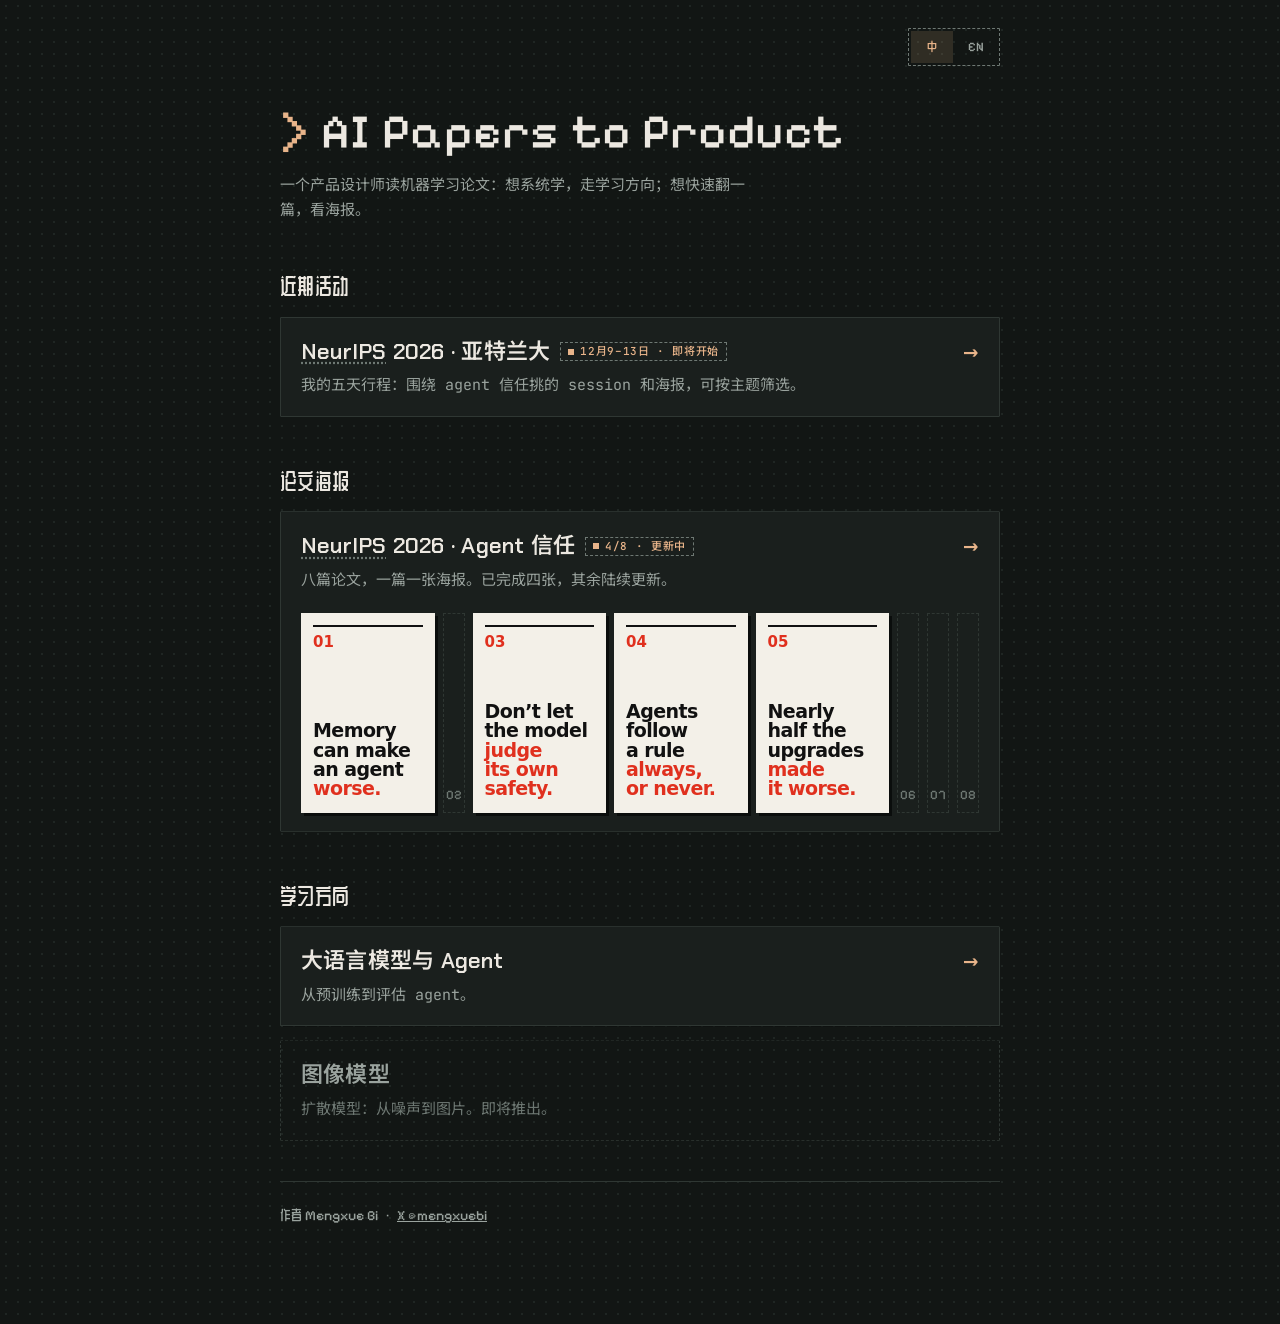
<file: index.html>
<!doctype html>
<html lang="zh-CN">
<head>
<meta charset="utf-8">
<meta name="viewport" content="width=device-width,initial-scale=1,viewport-fit=cover">
<script>
/* Old LLM-track links were /#stage-or-card; the track now lives in llm/. Forward them. */
if(location.hash.length>1)location.replace('llm/'+location.hash);
try{if(localStorage.getItem('aem-lang')==='en')document.documentElement.lang='en'}catch(e){}
</script>
<title>AI Papers to Product</title>
<link rel="preconnect" href="https://fonts.googleapis.com">
<link rel="preconnect" href="https://fonts.gstatic.com" crossorigin>
<link rel="stylesheet" href="https://fonts.googleapis.com/css2?family=Pixelify+Sans:wght@500&family=ZCOOL+QingKe+HuangYou&family=Chakra+Petch:wght@600&family=Noto+Sans+SC:wght@400;500;600&family=JetBrains+Mono:wght@400;500&display=swap">
<style>
/* Site home: learning tracks and paper posters, which share nothing but this page.
   Same pixel / terminal look as the NeurIPS agenda (ai-conferences repo): committed dark, dot grid, one peach accent.
   When a track launches, flip it here and in tracks.js. New poster set = new a.card in the posters section. */
:root{
  color-scheme:dark;
  --bg:#121614;--surface:#1A1F1D;--line:#2F3733;--dot:#1F2623;
  --fg:#ECE8E1;--muted:#9AA39E;--faint:#6E7873;
  --accent:#E8B48A;--accent-wash:color-mix(in srgb,var(--accent) 14%,transparent);
  --f-pixel:"Pixelify Sans","ZCOOL QingKe HuangYou","Noto Sans SC","PingFang SC",system-ui,sans-serif;
  --f-head:"Chakra Petch","Noto Sans SC","PingFang SC",system-ui,sans-serif; /* same heading font as the tracks (DECISIONS.md) */
  --f-body:"JetBrains Mono","Noto Sans SC","PingFang SC","Hiragino Sans GB",ui-monospace,monospace;
  --notch:polygon(1px 0,calc(100% - 1px) 0,100% 1px,100% calc(100% - 1px),calc(100% - 1px) 100%,1px 100%,0 calc(100% - 1px),0 1px);
}
*,*::before,*::after{box-sizing:border-box}
html{text-size-adjust:100%}
body{margin:0;background-color:var(--bg);background-image:radial-gradient(var(--dot) 1px,transparent 1.5px);background-size:12px 12px;
  color:var(--fg);font:400 15px/1.65 var(--f-body);font-synthesis-weight:none;-webkit-font-smoothing:antialiased;-moz-osx-font-smoothing:grayscale;
  padding:0 max(16px,env(safe-area-inset-right,0px)) 72px max(16px,env(safe-area-inset-left,0px))}
html[lang="en"] .zh,html:not([lang="en"]) .en{display:none!important}
.wrap{max-width:720px;margin:0 auto}
a{color:inherit}
abbr[title]{text-decoration:underline dotted;text-decoration-color:var(--faint);text-underline-offset:4px;cursor:help}
a:focus-visible,button:focus-visible{outline:2px solid var(--fg);outline-offset:3px}

header{padding-top:28px}
.toprow{display:flex;justify-content:flex-end}
.seg{display:flex;padding:2px;gap:2px;border:1px dashed var(--faint);clip-path:var(--notch)}
.seg button{position:relative;font:500 13px/1 var(--f-pixel);min-height:32px;min-width:42px;padding:0 10px;border:0;background:transparent;color:var(--muted);cursor:pointer;touch-action:manipulation;transition:color .15s ease-out,background-color .15s ease-out,transform .15s ease-out}
.seg button::before{content:"";position:absolute;inset:-6px -1px}
.seg button[aria-pressed="true"]{background:var(--accent-wash);color:var(--accent)}
.seg button:active{transform:scale(.96)}
h1{font:500 clamp(34px,7vw,48px)/1.1 var(--f-pixel);letter-spacing:.02em;margin:40px 0 14px;text-wrap:balance}
h1::before{content:"> ";color:var(--accent)}
.lede{margin:0;color:var(--muted);max-width:52ch;text-wrap:pretty}

section{margin-top:52px}
h2{font:500 22px/1.2 var(--f-pixel);letter-spacing:.02em;margin:0 0 16px;text-wrap:balance}
.cards{display:grid;gap:14px}

/* One card per track or poster set: notched, hard pixel shadow, title + one line. */
.card{display:block;padding:20px 20px 18px;background:var(--surface);border:1px solid var(--line);clip-path:var(--notch);box-shadow:3px 3px 0 #0A0D0C;text-decoration:none;transition:border-color .15s ease-out}
.card b{display:flex;justify-content:space-between;align-items:center;gap:12px;font:600 22px/1.25 var(--f-head);letter-spacing:.01em}
a.card b::after,.set-head b::after{content:"→";color:var(--accent);flex:none}
.card p{margin:8px 0 0;color:var(--muted)}
.card.soon{background:transparent;border-style:dashed;box-shadow:none}
.card.soon b{color:var(--muted)}
.card.soon p{color:var(--faint)}
@media (hover:hover) and (pointer:fine){a.card:hover{border-color:var(--faint)}}

/* Poster set: a shelf in paper order. Finished posters face out as covers (their own headline, paper and red,
   linking straight to the poster); the rest stand as thin dashed spines. Finishing a poster = turn its spine into a cover. */
.set-head{display:block;text-decoration:none}
/* Set still being filled: dashed = not done yet, as on .card.soon and the spines. Drop the tag when the set is complete. */
.wip{display:inline-block;vertical-align:.3em;margin-left:10px;padding:3px 7px;border:1px dashed var(--faint);font:500 11px/1 var(--f-body);letter-spacing:.06em;text-transform:uppercase;color:var(--accent);white-space:nowrap}
.wip::before{content:"";display:inline-block;width:6px;height:6px;margin-right:6px;vertical-align:.05em;background:var(--accent);animation:blink 1.2s steps(1) infinite}
@keyframes blink{50%{opacity:0}}
@media (prefers-reduced-motion:reduce){.wip::before{animation:none}}
.shelf{display:flex;gap:8px;align-items:stretch;margin-top:20px}
.cover{flex:1 1 0;min-width:0;max-width:172px;aspect-ratio:2/3;display:flex;flex-direction:column;justify-content:space-between;padding:12px 12px 14px;
  background:#f3f0e8;color:#111;text-decoration:none;box-shadow:3px 3px 0 #0A0D0C;
  font-family:system-ui,-apple-system,"Segoe UI",Roboto,"Helvetica Neue",Arial,sans-serif;
  transition:transform .15s ease-out,box-shadow .15s ease-out}
.cover .no{font:800 15px/1 system-ui,-apple-system,sans-serif;color:#e0301e;font-variant-numeric:tabular-nums;border-top:2px solid #111;padding-top:8px}
.cover .hl{font-size:19px;line-height:1.02;font-weight:800;letter-spacing:-.03em;text-wrap:balance}
.cover em{font-style:normal;color:#e0301e}
.cover:active{transform:scale(.96)}
.spine{flex:0 0 22px;border:1px dashed var(--line);display:flex;align-items:flex-end;justify-content:center;padding-bottom:10px;
  font:500 13px/1 var(--f-pixel);color:var(--faint);font-variant-numeric:tabular-nums;user-select:none}
@media (hover:hover) and (pointer:fine){
  .set-head:hover b::after{transform:translateX(3px)}
  .cover:hover{transform:translate(-2px,-2px);box-shadow:5px 5px 0 #0A0D0C}
}
.set-head b::after{transition:transform .15s ease-out}

/* Signature, same as the NeurIPS agenda footer. */
footer{margin-top:40px;padding-top:4px;border-top:1px solid var(--line)}
.sig{display:flex;flex-wrap:wrap;align-items:center;gap:0 8px;margin-top:8px;font:500 14px/1.4 var(--f-pixel);color:var(--muted)}
.sig a{display:inline-flex;align-items:center;min-height:44px}

@media (prefers-reduced-motion:reduce){*{transition:none!important}}
@media (max-width:560px){
  h1{margin-top:28px}
  section{margin-top:44px}
  .card{padding:18px 16px 16px}.card b{font-size:20px}
  .shelf{flex-wrap:wrap;gap:10px 8px}
  .cover{flex:1 1 calc(50% - 4px);max-width:none}
  .spine{flex:1 1 0}
  .spine{order:1;height:44px;align-items:center;padding:0}
}
</style>
</head>
<body>
<div class="wrap">
  <header>
    <div class="toprow">
      <div class="seg" role="group" aria-label="Language / 语言">
        <button type="button" data-l="zh" aria-pressed="true">中</button>
        <button type="button" data-l="en" aria-pressed="false">EN</button>
      </div>
    </div>
    <h1>AI Papers to Product</h1>
    <p class="lede"><span class="zh">一个产品设计师读机器学习论文：想系统学，走学习方向；想快速翻一篇，看海报。</span><span class="en">A product designer reads machine learning papers. To learn a field step by step, follow a track. To skim one paper fast, open its poster.</span></p>
  </header>

  <!-- Events: links out to my agenda sites (ai-conferences repo). Newest first; move a past event out when it ends. -->
  <section aria-labelledby="h-events">
    <h2 id="h-events"><span class="zh">近期活动</span><span class="en">Upcoming events</span></h2>
    <div class="cards">
      <a class="card" href="https://ai-conferences-eta.vercel.app/neurips-2026-atlanta/agenda" target="_blank" rel="noopener">
        <b><span><abbr title="Conference on Neural Information Processing Systems">NeurIPS</abbr> 2026 · <span class="zh">亚特兰大</span><span class="en">Atlanta</span><span class="wip"><span class="zh">12月9–13日 · 即将开始</span><span class="en">Dec 9–13 · upcoming</span></span></span></b>
        <p><span class="zh">我的五天行程：围绕 agent 信任挑的 session 和海报，可按主题筛选。</span><span class="en">My five-day plan around agent trust: sessions and poster picks, filterable by topic.</span></p>
      </a>
    </div>
  </section>

  <!-- Posters sit above tracks while NeurIPS 2026 is upcoming (they are its prep reading). After Dec 13, swap back: tracks first. -->
  <section aria-labelledby="h-posters">
    <h2 id="h-posters"><span class="zh">论文海报</span><span class="en">Paper posters</span></h2>
    <div class="cards">
      <div class="card">
        <a class="set-head" href="posters/neurips-2026/">
          <b><span><abbr title="Conference on Neural Information Processing Systems">NeurIPS</abbr> 2026 · <span class="zh">Agent 信任</span><span class="en">Agent trust</span><span class="wip"><span class="zh">4/8 · 更新中</span><span class="en">4/8 · in progress</span></span></span></b>
          <p><span class="zh">八篇论文，一篇一张海报。已完成四张，其余陆续更新。</span><span class="en">Eight papers, one poster each. Four are up; the rest are on the way.</span></p>
        </a>
        <div class="shelf">
          <a class="cover" href="posters/neurips-2026/01-dont-just-trust-your-memory.html"><span class="no">01</span><span class="hl">Memory can make an agent <em>worse.</em></span></a>
          <span class="spine" aria-hidden="true">02</span>
          <a class="cover" href="posters/neurips-2026/03-attack-surface-to-defense.html"><span class="no">03</span><span class="hl">Don’t let the model <em>judge its own safety.</em></span></a>
          <a class="cover" href="posters/neurips-2026/04-do-they-do-as-told.html"><span class="no">04</span><span class="hl">Agents follow a rule <em>always, or never.</em></span></a>
          <a class="cover" href="posters/neurips-2026/05-trustworthy-self-improvement.html"><span class="no">05</span><span class="hl">Nearly half the upgrades <em>made it worse.</em></span></a>
          <span class="spine" aria-hidden="true">06</span><span class="spine" aria-hidden="true">07</span><span class="spine" aria-hidden="true">08</span>
        </div>
      </div>
    </div>
  </section>

  <section aria-labelledby="h-tracks">
    <h2 id="h-tracks"><span class="zh">学习方向</span><span class="en">Learning tracks</span></h2>
    <div class="cards">
      <a class="card" href="llm/">
        <b><span class="zh">大语言模型与 Agent</span><span class="en"><abbr title="Large language models">LLMs</abbr> &amp; agents</span></b>
        <p><span class="zh">从预训练到评估 agent。</span><span class="en">From pretraining to evaluating agents.</span></p>
      </a>
      <div class="card soon" aria-disabled="true">
        <b><span class="zh">图像模型</span><span class="en">Image models</span></b>
        <p><span class="zh">扩散模型：从噪声到图片。即将推出。</span><span class="en">Diffusion, from noise to pictures. Coming soon.</span></p>
      </div>
    </div>
  </section>

  <footer><p class="sig"><span class="zh">作者 Mengxue Bi</span><span class="en">By Mengxue Bi</span><span aria-hidden="true">·</span><a href="https://x.com/mengxuebi" target="_blank" rel="noopener" aria-label="Mengxue Bi on X">X @mengxuebi</a></p></footer>
</div>
<script>
(function(){
  const btns=[...document.querySelectorAll('.seg button')];
  function apply(l){
    document.documentElement.lang=l==='en'?'en':'zh-CN';
    btns.forEach(b=>b.setAttribute('aria-pressed',String(b.dataset.l===l)));
  }
  apply(document.documentElement.lang==='en'?'en':'zh');
  btns.forEach(b=>b.addEventListener('click',()=>{apply(b.dataset.l);try{localStorage.setItem('aem-lang',b.dataset.l)}catch(e){}}));
})();
</script>
</body>
</html>
</file>
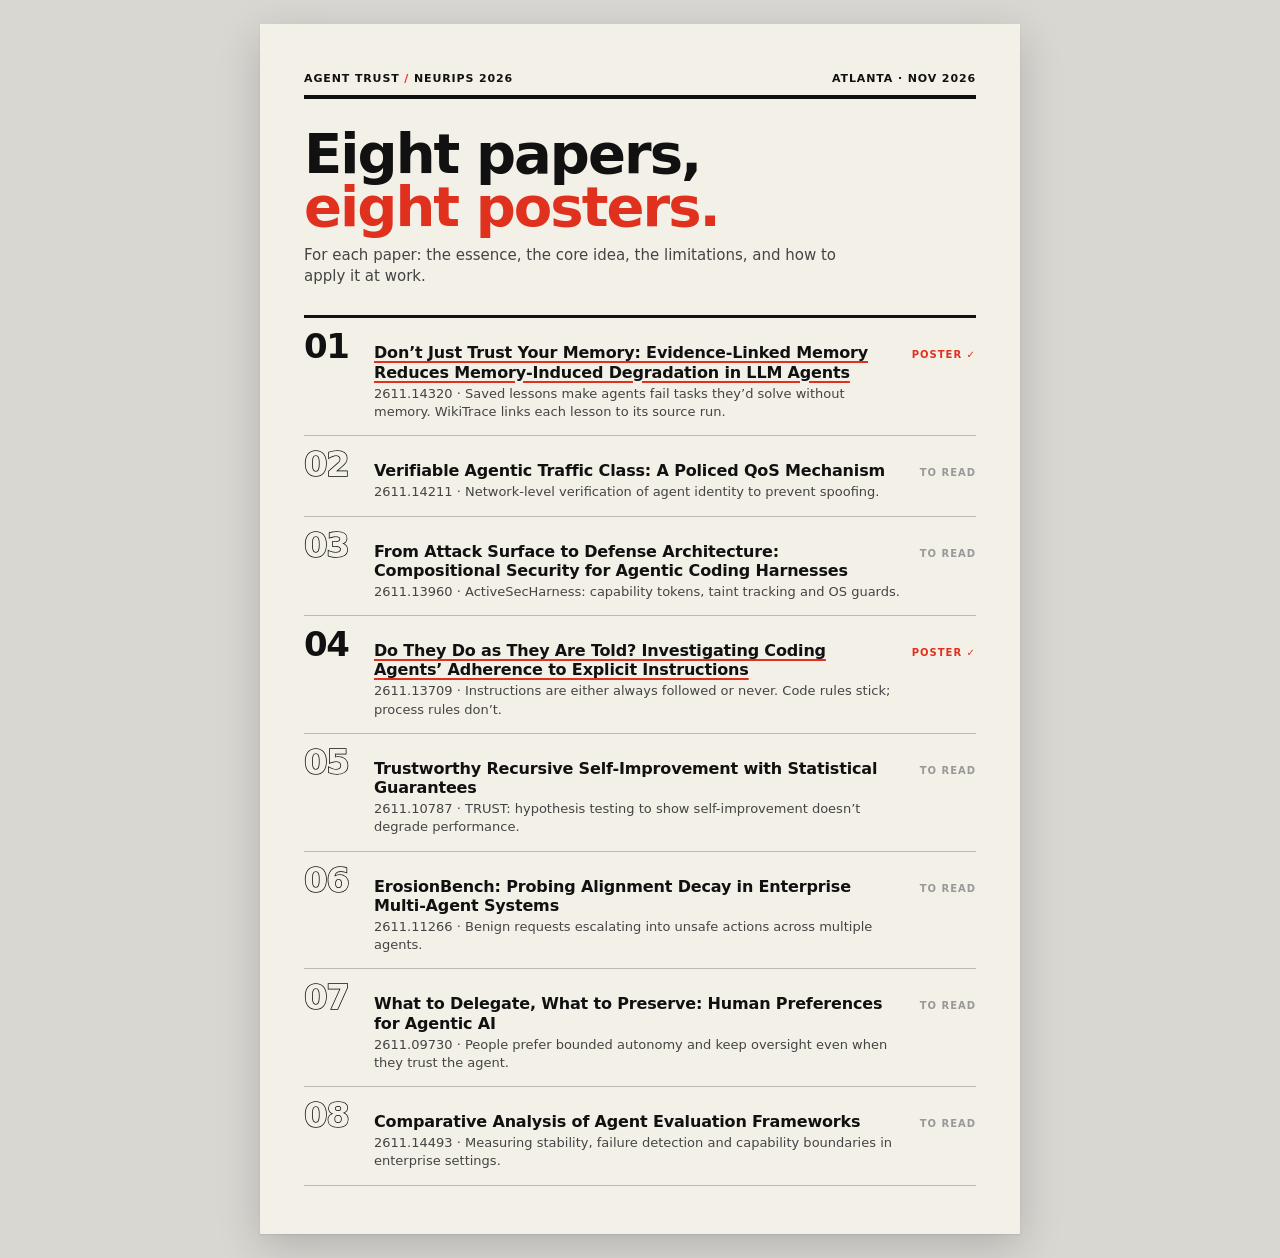
<file: posters/index.html>
<!DOCTYPE html>
<html lang="en">
<head>
<meta charset="UTF-8">
<meta name="viewport" content="width=device-width, initial-scale=1">
<title>Agent Trust · NeurIPS 2026 Reading List</title>
<link rel="stylesheet" href="poster.css">
</head>
<body>
  <main class="index">
    <div class="top"><span>Agent Trust <span class="accent">/</span> NeurIPS 2026</span><span>Atlanta · Nov 2026</span></div>
    <h1>Eight papers,<br><em>eight posters.</em></h1>
    <p class="lede">For each paper: the essence, the core idea, the limitations, and how to apply it at work.</p>
    <ol>
      <li class="done"><span class="num">01</span><div><h3><a href="01-dont-just-trust-your-memory.html">Don’t Just Trust Your Memory: Evidence-Linked Memory Reduces Memory-Induced Degradation in LLM Agents</a></h3><p>2611.14320 · Saved lessons make agents fail tasks they’d solve without memory. WikiTrace links each lesson to its source run.</p></div><span class="status">Poster ✓</span></li>
      <li><span class="num">02</span><div><h3>Verifiable Agentic Traffic Class: A Policed QoS Mechanism</h3><p>2611.14211 · Network-level verification of agent identity to prevent spoofing.</p></div><span class="status">To read</span></li>
      <li><span class="num">03</span><div><h3>From Attack Surface to Defense Architecture: Compositional Security for Agentic Coding Harnesses</h3><p>2611.13960 · ActiveSecHarness: capability tokens, taint tracking and OS guards.</p></div><span class="status">To read</span></li>
      <li class="done"><span class="num">04</span><div><h3><a href="04-do-they-do-as-told.html">Do They Do as They Are Told? Investigating Coding Agents’ Adherence to Explicit Instructions</a></h3><p>2611.13709 · Instructions are either always followed or never. Code rules stick; process rules don’t.</p></div><span class="status">Poster ✓</span></li>
      <li><span class="num">05</span><div><h3>Trustworthy Recursive Self-Improvement with Statistical Guarantees</h3><p>2611.10787 · TRUST: hypothesis testing to show self-improvement doesn’t degrade performance.</p></div><span class="status">To read</span></li>
      <li><span class="num">06</span><div><h3>ErosionBench: Probing Alignment Decay in Enterprise Multi-Agent Systems</h3><p>2611.11266 · Benign requests escalating into unsafe actions across multiple agents.</p></div><span class="status">To read</span></li>
      <li><span class="num">07</span><div><h3>What to Delegate, What to Preserve: Human Preferences for Agentic AI</h3><p>2611.09730 · People prefer bounded autonomy and keep oversight even when they trust the agent.</p></div><span class="status">To read</span></li>
      <li><span class="num">08</span><div><h3>Comparative Analysis of Agent Evaluation Frameworks</h3><p>2611.14493 · Measuring stability, failure detection and capability boundaries in enterprise settings.</p></div><span class="status">To read</span></li>
    </ol>
  </main>
</body>
</html>
</file>
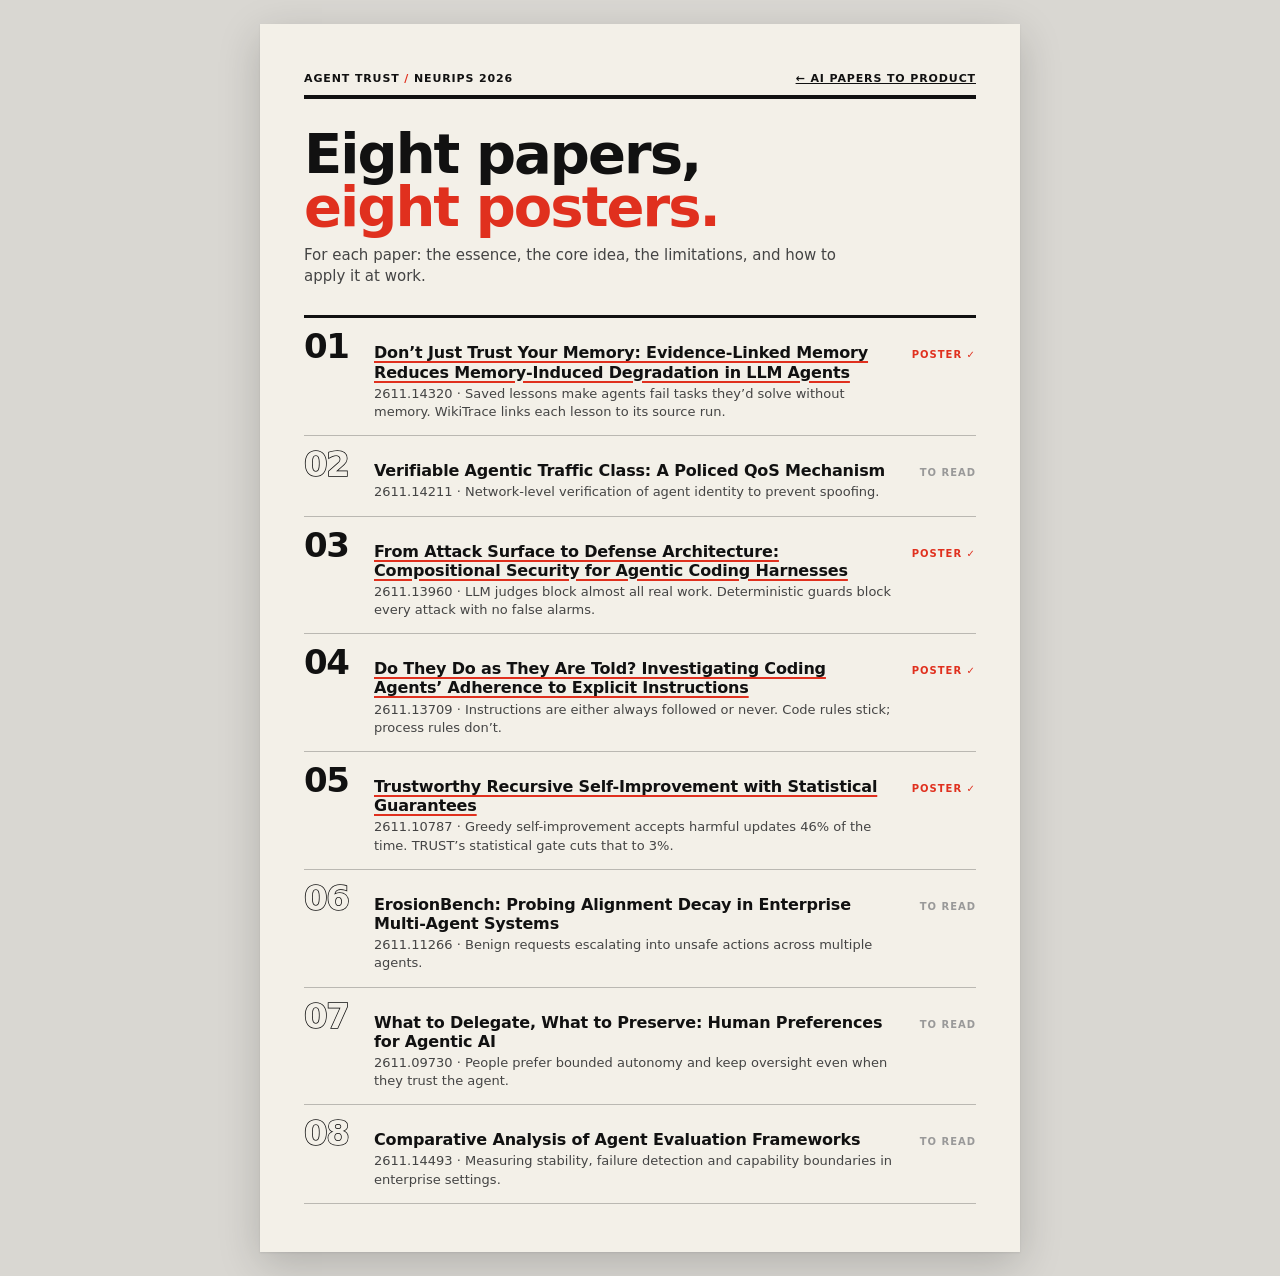
<file: posters/neurips-2026/index.html>
<!DOCTYPE html>
<html lang="en">
<head>
<meta charset="UTF-8">
<meta name="viewport" content="width=device-width, initial-scale=1">
<title>Agent Trust · NeurIPS 2026 Reading List</title>
<link rel="stylesheet" href="poster.css">
</head>
<body>
  <main class="index">
    <div class="top"><span>Agent Trust <span class="accent">/</span> NeurIPS 2026</span><a href="../../" style="color:inherit">← AI Papers to Product</a></div>
    <h1>Eight papers,<br><em>eight posters.</em></h1>
    <p class="lede">For each paper: the essence, the core idea, the limitations, and how to apply it at work.</p>
    <ol>
      <li class="done"><span class="num">01</span><div><h3><a href="01-dont-just-trust-your-memory.html">Don’t Just Trust Your Memory: Evidence-Linked Memory Reduces Memory-Induced Degradation in LLM Agents</a></h3><p>2611.14320 · Saved lessons make agents fail tasks they’d solve without memory. WikiTrace links each lesson to its source run.</p></div><span class="status">Poster ✓</span></li>
      <li><span class="num">02</span><div><h3>Verifiable Agentic Traffic Class: A Policed QoS Mechanism</h3><p>2611.14211 · Network-level verification of agent identity to prevent spoofing.</p></div><span class="status">To read</span></li>
      <li class="done"><span class="num">03</span><div><h3><a href="03-attack-surface-to-defense.html">From Attack Surface to Defense Architecture: Compositional Security for Agentic Coding Harnesses</a></h3><p>2611.13960 · LLM judges block almost all real work. Deterministic guards block every attack with no false alarms.</p></div><span class="status">Poster ✓</span></li>
      <li class="done"><span class="num">04</span><div><h3><a href="04-do-they-do-as-told.html">Do They Do as They Are Told? Investigating Coding Agents’ Adherence to Explicit Instructions</a></h3><p>2611.13709 · Instructions are either always followed or never. Code rules stick; process rules don’t.</p></div><span class="status">Poster ✓</span></li>
      <li class="done"><span class="num">05</span><div><h3><a href="05-trustworthy-self-improvement.html">Trustworthy Recursive Self-Improvement with Statistical Guarantees</a></h3><p>2611.10787 · Greedy self-improvement accepts harmful updates 46% of the time. TRUST’s statistical gate cuts that to 3%.</p></div><span class="status">Poster ✓</span></li>
      <li><span class="num">06</span><div><h3>ErosionBench: Probing Alignment Decay in Enterprise Multi-Agent Systems</h3><p>2611.11266 · Benign requests escalating into unsafe actions across multiple agents.</p></div><span class="status">To read</span></li>
      <li><span class="num">07</span><div><h3>What to Delegate, What to Preserve: Human Preferences for Agentic AI</h3><p>2611.09730 · People prefer bounded autonomy and keep oversight even when they trust the agent.</p></div><span class="status">To read</span></li>
      <li><span class="num">08</span><div><h3>Comparative Analysis of Agent Evaluation Frameworks</h3><p>2611.14493 · Measuring stability, failure detection and capability boundaries in enterprise settings.</p></div><span class="status">To read</span></li>
    </ol>
  </main>
</body>
</html>
</file>
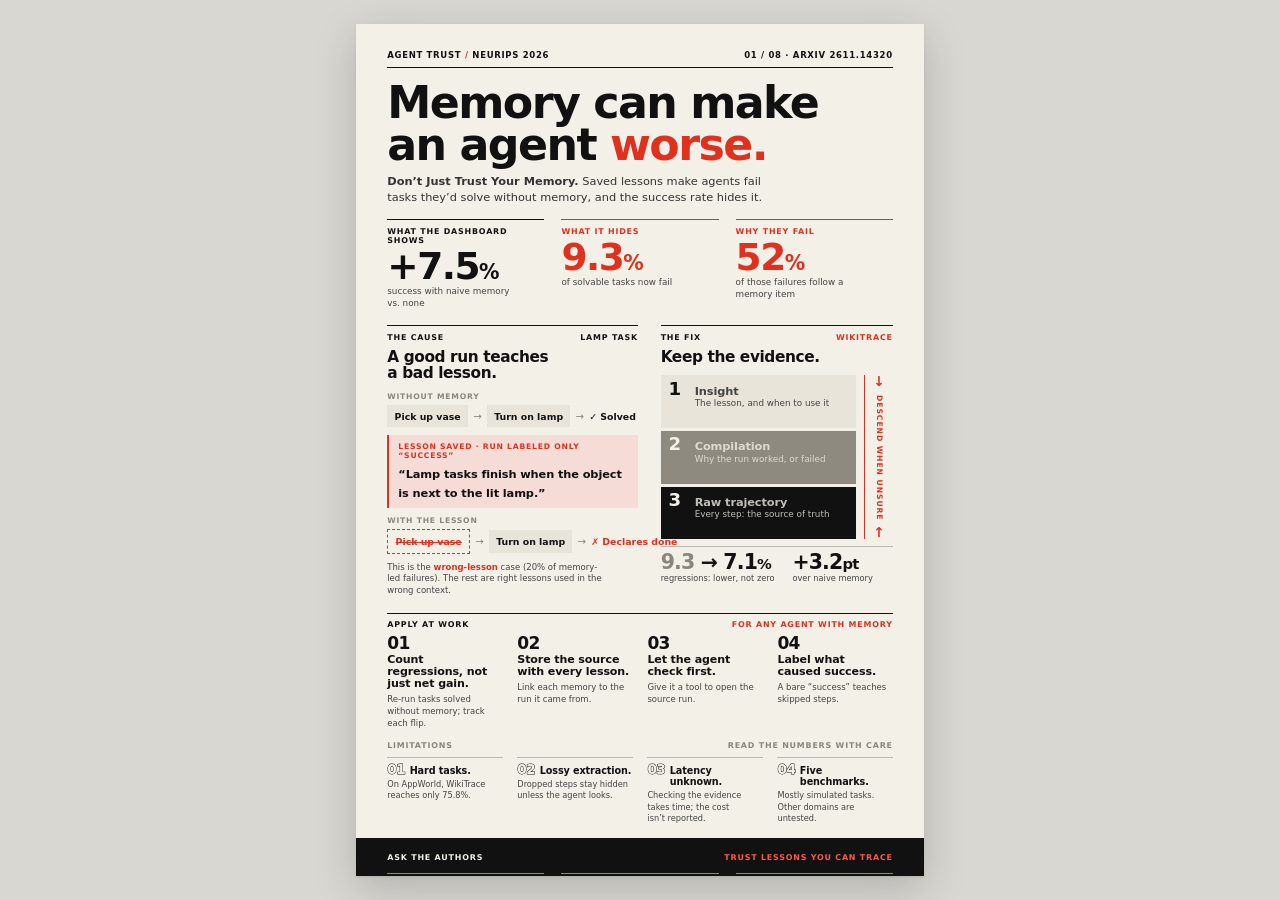
<file: posters/01-dont-just-trust-your-memory.html>
<!DOCTYPE html>
<html lang="en">
<head>
<meta charset="UTF-8">
<meta name="viewport" content="width=device-width, initial-scale=1">
<title>01 · Don’t Just Trust Your Memory</title>
<link rel="stylesheet" href="poster.css">
<!--
  Layout built from this paper's content:
  - The finding is a hidden cost: a visible net gain on top, regressions
    underneath. So the hero sets the visible gain beside the hidden cost.
  - The cause is a story in steps (the lamp task): drawn as two step rows
    with the bad lesson between them.
  - The fix is a three-layer structure: drawn as a stack you descend.
  - Each "apply" action answers one link in the failure chain.
  Left out on purpose: the per-benchmark table in the reading notes (its
  baselines repeat across every row and don't match the +3.2 pt average).
-->
<style>
  .sheet { padding-top: 4.5cqw; }
  h1 { font-size: 7.8cqw; margin: 2.4cqw 0 1.4cqw; }
  .lede { max-width: 80%; margin-bottom: 2.3cqw; }

  /* Hero: visible gain vs hidden cost, one row */
  .hero { display: grid; grid-template-columns: 1fr 1fr 1fr; column-gap: 3cqw; }
  .hero > div { border-top: .35cqw solid var(--ink); padding-top: 1.3cqw; }
  .hero .hid { border-color: var(--accent); }
  .hero .label { display: block; margin-bottom: .9cqw; }
  .hero .hid .label { color: var(--accent); }
  .hero .num { font-size: 6.6cqw; display: block; }
  .hero .num small { font-size: 3.6cqw; }
  .hero .hid .num { color: var(--accent); }
  .hero p { font-size: 1.55cqw; line-height: 1.35; color: var(--ink-2); margin-top: .6cqw; text-wrap: pretty; }

  /* Middle: cause | fix */
  .mid { display: grid; grid-template-columns: minmax(0,1.08fr) minmax(0,1fr); column-gap: 4cqw; margin-top: 2.8cqw; }
  .mid section { display: flex; flex-direction: column; }
  .mid h2 { font-size: 2.7cqw; font-weight: 800; letter-spacing: -.025em; line-height: 1.05; margin-bottom: 1.8cqw; text-wrap: balance; }
  .sec-head { border-top: .35cqw solid var(--ink); padding-top: 1.2cqw; margin-bottom: 1.2cqw; display: flex; justify-content: space-between; }
  .fix .sec-head span:last-child { color: var(--accent); }

  .run-label { font-size: 1.35cqw; font-weight: 700; letter-spacing: .1em; text-transform: uppercase; color: var(--ink-3); margin-bottom: .8cqw; }
  .steps { display: flex; align-items: center; gap: .9cqw; flex-wrap: nowrap; }
  .step { font-size: 1.65cqw; font-weight: 600; padding: 1cqw 1.3cqw; background: #e8e4da; white-space: nowrap; }
  .step.gone { background: none; border: .2cqw dashed var(--accent); color: var(--accent); text-decoration: line-through; }
  .arrow { font-size: 1.8cqw; color: var(--ink-3); }
  .result { font-size: 1.65cqw; font-weight: 800; white-space: nowrap; }
  .result.ok { color: var(--ink); }
  .result.bad { color: var(--accent); }
  .lesson { margin: 1.4cqw 0; padding: 1.2cqw 1.6cqw; border-left: .5cqw solid var(--accent); background: #f6dcd6; }
  .lesson span { display: block; font-size: 1.35cqw; font-weight: 700; letter-spacing: .1em; text-transform: uppercase; color: var(--accent); margin-bottom: .5cqw; }
  .lesson q { font-size: 2cqw; font-weight: 700; line-height: 1.25; letter-spacing: -.01em; quotes: "“" "”"; }
  .lesson p { font-size: 1.5cqw; color: var(--ink-2); margin-top: .6cqw; line-height: 1.35; }

  .note { font-size: 1.5cqw; line-height: 1.38; color: var(--ink-2); margin-top: 1.4cqw; text-wrap: pretty; }
  .note b { color: var(--accent); }
  .stack { display: grid; grid-template-columns: 1fr 5cqw; column-gap: 1.4cqw; }
  .layers { display: grid; gap: .5cqw; }
  .layer { padding: .9cqw 1.4cqw; display: grid; grid-template-columns: 3.6cqw 1fr; column-gap: 1cqw; align-items: baseline; }
  .layer .num { font-size: 3.2cqw; }
  .layer p { font-size: 1.55cqw; line-height: 1.35; }
  .layer p b { display: block; font-size: 2cqw; font-weight: 800; letter-spacing: -.01em; line-height: 1.1; margin-bottom: .2cqw; }
  .l1 { background: #e8e4da; }
  .l1 p { color: var(--ink-2); }
  .l2 { background: #8f8a80; color: var(--paper); }
  .l3 { background: var(--ink); color: var(--paper); }
  .l2 p, .l3 p { color: rgba(243,240,232,.78); }
  .descend { display: flex; flex-direction: column; align-items: center; justify-content: space-between; border-left: .2cqw solid var(--accent); }
  .descend span { writing-mode: vertical-rl; font-size: 1.35cqw; font-weight: 700; letter-spacing: .12em; text-transform: uppercase; color: var(--accent); padding: 1cqw 0; }
  .descend i { font-style: normal; color: var(--accent); font-size: 2.4cqw; font-weight: 800; line-height: 1; }
  .fix-results { display: grid; grid-template-columns: 1.2fr 1fr; column-gap: 2cqw; margin-top: 1.2cqw; padding-top: 1.1cqw; border-top: .12cqw solid var(--rule); }
  .fix-results .num { font-size: 3.6cqw; white-space: nowrap; display: block; }
  .fix-results .num small { font-size: 2.6cqw; }
  .fix-results .num .from { color: var(--ink-3); }
  .fix-results p { font-size: 1.45cqw; line-height: 1.3; color: var(--ink-2); margin-top: .4cqw; white-space: nowrap; }

  /* Apply */
  .apply { margin-top: 2.8cqw; }
  .apply .sec-head span:last-child { color: var(--accent); }
  .apply ol { list-style: none; display: grid; grid-template-columns: repeat(4, 1fr); column-gap: 2.6cqw; }
  .apply li .num { font-size: 3cqw; display: block; margin-bottom: .5cqw; }
  .apply h3 { font-size: 1.95cqw; font-weight: 800; line-height: 1.12; letter-spacing: -.01em; margin-bottom: .6cqw; text-wrap: balance; }
  .apply p { font-size: 1.5cqw; line-height: 1.38; color: var(--ink-2); text-wrap: pretty; }

  /* Limitations */
  .limits { margin: 2cqw 0 2.4cqw; }
  .limits .label { color: var(--ink-3); margin-bottom: 1.2cqw; display: flex; justify-content: space-between; }
  .limits ol { list-style: none; display: grid; grid-template-columns: repeat(4, 1fr); column-gap: 2.6cqw; }
  .limits li { border-top: .12cqw solid var(--rule); padding-top: 1.1cqw; }
  .limits b { display: flex; align-items: baseline; font-size: 1.7cqw; line-height: 1.2; letter-spacing: -.01em; margin-bottom: .4cqw; }
  .limits .num { font-size: 2.4cqw; margin-right: .8cqw; -webkit-text-stroke-width: .16cqw; }
  .limits p { font-size: 1.45cqw; line-height: 1.38; color: var(--ink-2); text-wrap: pretty; }

  .band { margin-top: auto; padding-top: 2.6cqw; padding-bottom: 3cqw; }
  .band-head { margin-bottom: 2cqw; }
</style>
</head>
<body>
  <main class="poster"><div class="sheet">
    <div class="top"><span>Agent Trust <span class="accent">/</span> NeurIPS 2026</span><span>01 / 08 · arXiv 2611.14320</span></div>

    <h1>Memory can make an agent <em>worse.</em></h1>
    <p class="lede"><strong>Don’t Just Trust Your Memory.</strong> Saved lessons make agents fail tasks they’d solve without memory, and the success rate hides it.</p>

    <div class="hero">
      <div><span class="label">What the dashboard shows</span><span class="num">+7.5<small>%</small></span><p>success with naive memory vs. none</p></div>
      <div class="hid"><span class="label">What it hides</span><span class="num">9.3<small>%</small></span><p>of solvable tasks now fail</p></div>
      <div class="hid"><span class="label">Why they fail</span><span class="num">52<small>%</small></span><p>of those failures follow a memory item</p></div>
    </div>

    <div class="mid">
      <section class="cause">
        <div class="sec-head label"><span>The cause</span><span>Lamp task</span></div>
        <h2>A good run teaches a bad lesson.</h2>
        <div class="run-label">Without memory</div>
        <div class="steps"><span class="step">Pick up vase</span><span class="arrow">→</span><span class="step">Turn on lamp</span><span class="arrow">→</span><span class="result ok">✓ Solved</span></div>
        <div class="lesson">
          <span>Lesson saved · run labeled only “success”</span>
          <q>Lamp tasks finish when the object is next to the lit lamp.</q>
        </div>
        <div class="run-label">With the lesson</div>
        <div class="steps"><span class="step gone">Pick up vase</span><span class="arrow">→</span><span class="step">Turn on lamp</span><span class="arrow">→</span><span class="result bad">✗ Declares done</span></div>
        <p class="note">This is the <b>wrong-lesson</b> case (20% of memory-led failures). The rest are right lessons used in the wrong context.</p>
      </section>

      <section class="fix">
        <div class="sec-head label"><span>The fix</span><span>WikiTrace</span></div>
        <h2>Keep the evidence.</h2>
        <div class="stack">
          <div class="layers">
            <div class="layer l1"><span class="num">1</span><p><b>Insight</b>The lesson, and when to use it</p></div>
            <div class="layer l2"><span class="num">2</span><p><b>Compilation</b>Why the run worked, or failed</p></div>
            <div class="layer l3"><span class="num">3</span><p><b>Raw trajectory</b>Every step: the source of truth</p></div>
          </div>
          <div class="descend"><i>↓</i><span>Descend when unsure</span><i>↑</i></div>
        </div>
        <div class="fix-results">
          <div><span class="num"><span class="from">9.3</span> → 7.1<small>%</small></span><p>regressions: lower, not zero</p></div>
          <div><span class="num">+3.2<small>pt</small></span><p>over naive memory</p></div>
        </div>
      </section>
    </div>

    <div class="apply">
      <div class="sec-head label"><span>Apply at work</span><span>For any agent with memory</span></div>
      <ol>
        <li><span class="num">01</span><h3>Count regressions, not just net gain.</h3><p>Re-run tasks solved without memory; track each flip.</p></li>
        <li><span class="num">02</span><h3>Store the source with every lesson.</h3><p>Link each memory to the run it came from.</p></li>
        <li><span class="num">03</span><h3>Let the agent check first.</h3><p>Give it a tool to open the source run.</p></li>
        <li><span class="num">04</span><h3>Label what caused success.</h3><p>A bare “success” teaches skipped steps.</p></li>
      </ol>
    </div>

    <div class="limits">
      <div class="label"><span>Limitations</span><span>Read the numbers with care</span></div>
      <ol>
        <li><b><span class="num out">01</span>Hard tasks.</b><p>On AppWorld, WikiTrace reaches only 75.8%.</p></li>
        <li><b><span class="num out">02</span>Lossy extraction.</b><p>Dropped steps stay hidden unless the agent looks.</p></li>
        <li><b><span class="num out">03</span>Latency unknown.</b><p>Checking the evidence takes time; the cost isn’t reported.</p></li>
        <li><b><span class="num out">04</span>Five benchmarks.</b><p>Mostly simulated tasks. Other domains are untested.</p></li>
      </ol>
    </div>

    <div class="band">
      <div class="band-head label"><span>Ask the authors</span><span>Trust lessons you can trace</span></div>
      <div class="qs">
        <div class="q"><span class="qn">Q1</span><h3>What makes it descend?</h3><p>How does it decide a lesson is worth checking?</p></div>
        <div class="q"><span class="qn">Q2</span><h3>Why do 7.1% still regress?</h3><p>Steps lost at extraction, or evidence never opened?</p></div>
        <div class="q"><span class="qn">Q3</span><h3>What does checking cost?</h3><p>Latency and tokens added per task?</p></div>
      </div>
    </div>
  </div></main>
</body>
</html>
</file>
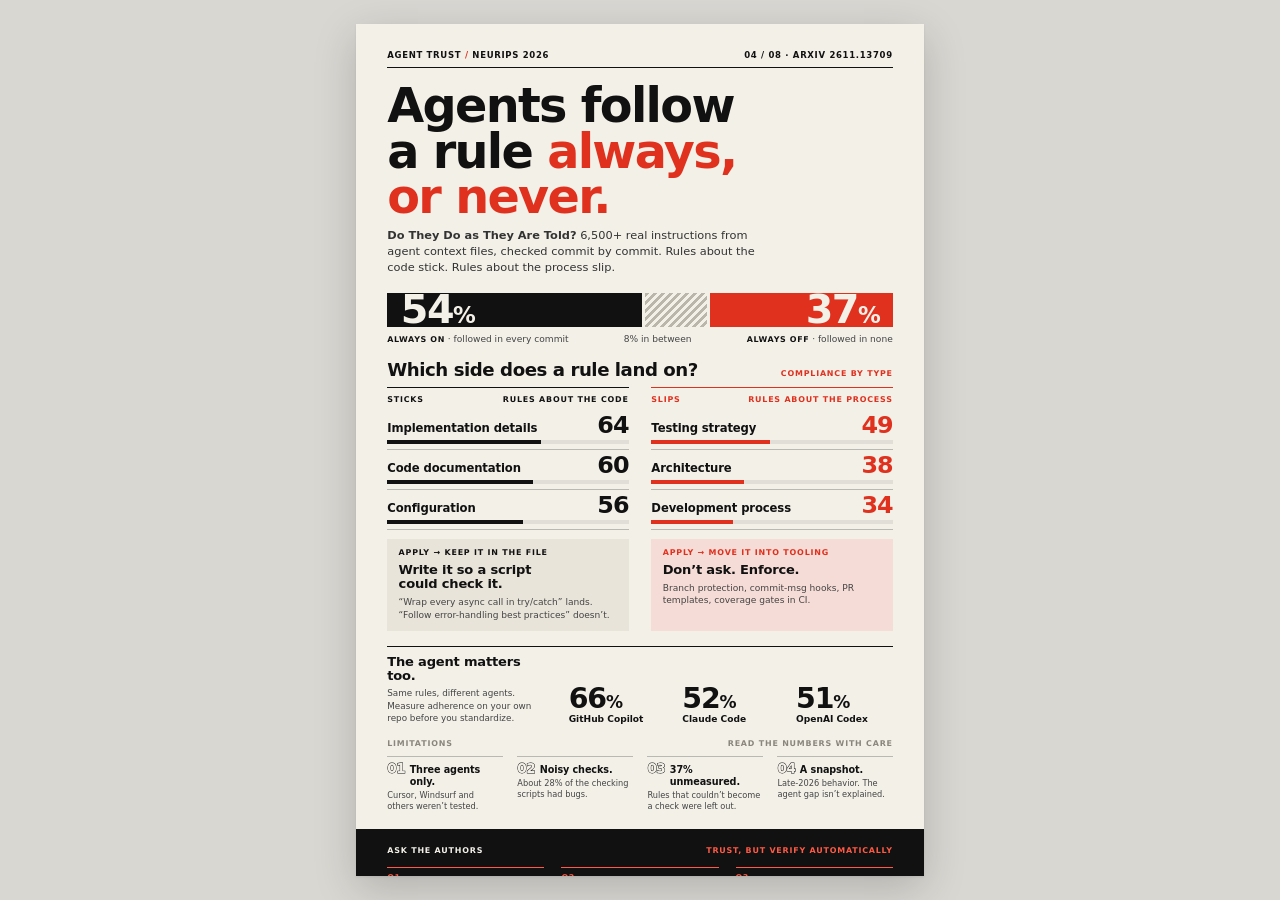
<file: posters/04-do-they-do-as-told.html>
<!DOCTYPE html>
<html lang="en">
<head>
<meta charset="UTF-8">
<meta name="viewport" content="width=device-width, initial-scale=1">
<title>04 · Do They Do as They Are Told?</title>
<link rel="stylesheet" href="poster.css">
<!--
  Layout built from this paper's content:
  - The finding IS a shape (bimodal): so the hero is one full-width switch bar.
  - The core idea is a split (code rules stick / process rules slip): so the
    middle is two sides, and each side carries its own action ("apply").
  - Agent gap and limitations are secondary: thin strips.
-->
<style>
  .sheet { padding-top: 4.5cqw; }
  h1 { font-size: 8.4cqw; margin: 2.6cqw 0 1.6cqw; }
  .lede { max-width: 76%; margin-bottom: 3cqw; }

  /* Hero: the switch */
  .switch { display: flex; gap: .5cqw; height: 9.5cqw; }
  .switch > div { display: flex; align-items: center; padding: 0 2.4cqw; }
  .switch .on  { flex: 54.4; background: var(--ink); color: var(--paper); }
  .switch .mid { flex: 8.3; background: repeating-linear-gradient(135deg, #bbb6ab 0 .5cqw, transparent .5cqw 1cqw); }
  .switch .off { flex: 37.3; background: var(--accent); color: var(--paper); justify-content: flex-end; }
  .switch .num { font-size: 7cqw; }
  .switch .num small { font-size: 4cqw; }
  .switch-legend { display: flex; justify-content: space-between; margin-top: 1.3cqw; }
  .switch-legend span { font-size: 1.6cqw; color: var(--ink-2); }
  .switch-legend b { color: var(--ink); text-transform: uppercase; letter-spacing: .08em; font-size: 1.4cqw; }

  /* Middle: which side of the switch */
  .split-head { margin: 3cqw 0 1.4cqw; display: flex; justify-content: space-between; align-items: baseline; }
  .split-head h2 { font-size: 3.2cqw; font-weight: 800; letter-spacing: -.025em; line-height: 1; }
  .split { display: grid; grid-template-columns: 1fr 1fr; column-gap: 4cqw; }
  .side { display: flex; flex-direction: column; }
  .side-head { display: flex; justify-content: space-between; border-top: .35cqw solid var(--ink); padding-top: 1.2cqw; margin-bottom: 1cqw; }
  .slips .side-head { border-color: var(--accent); color: var(--accent); }
  .cat { display: grid; grid-template-columns: 1fr auto; align-items: end; padding: 1cqw 0 .8cqw; border-bottom: .12cqw solid var(--rule); }
  .cat h3 { font-size: 2.05cqw; font-weight: 700; letter-spacing: -.01em; line-height: 1.15; }
  .cat .num { font-size: 4.2cqw; }
  .slips .cat .num { color: var(--accent); }
  .cat .bar { grid-column: 1 / -1; height: .7cqw; background: rgba(17,17,17,.08); margin-top: .8cqw; }
  .cat .bar i { display: block; height: 100%; background: var(--ink); }
  .slips .cat .bar i { background: var(--accent); }
  .act { margin-top: 1.6cqw; padding: 1.7cqw 2cqw; background: #e8e4da; flex: 1; }
  .slips .act { background: #f6dcd6; }
  .act .label { display: block; margin-bottom: .9cqw; }
  .act h4 { font-size: 2.3cqw; line-height: 1.12; font-weight: 800; letter-spacing: -.015em; margin-bottom: .8cqw; text-wrap: balance; }
  .act p { font-size: 1.6cqw; line-height: 1.4; color: var(--ink-2); text-wrap: pretty; }

  /* Agent strip */
  .agents { display: grid; grid-template-columns: 1.7fr repeat(3, 1fr); column-gap: 3cqw; align-items: end; margin-top: 2.6cqw; border-top: .35cqw solid var(--ink); padding-top: 1.4cqw; }
  .agents .intro h3 { font-size: 2.3cqw; font-weight: 800; letter-spacing: -.015em; line-height: 1.1; margin-bottom: .6cqw; }
  .agents .intro p { font-size: 1.55cqw; line-height: 1.4; color: var(--ink-2); }
  .agent .num { font-size: 5cqw; display: block; }
  .agent .num small { font-size: 3cqw; }
  .agent span { display: block; font-size: 1.6cqw; font-weight: 600; margin-top: .6cqw; }

  /* Limitations strip */
  .limits { margin: 2.6cqw 0 3cqw; display: grid; grid-template-columns: 1fr; }
  .limits .label { color: var(--ink-3); margin-bottom: 1.4cqw; display: flex; justify-content: space-between; }
  .limits ol { list-style: none; display: grid; grid-template-columns: repeat(4, 1fr); column-gap: 2.6cqw; }
  .limits li { border-top: .12cqw solid var(--rule); padding-top: 1.1cqw; }
  .limits .num { font-size: 2.4cqw; margin-right: .8cqw; -webkit-text-stroke-width: .16cqw; }
  .limits b { display: flex; align-items: baseline; font-size: 1.7cqw; line-height: 1.2; letter-spacing: -.01em; margin-bottom: .4cqw; }
  .limits p { font-size: 1.45cqw; line-height: 1.38; color: var(--ink-2); text-wrap: pretty; }

  .band { margin-top: auto; padding-top: 3cqw; padding-bottom: 3.4cqw; }
  .band-head { margin-bottom: 2cqw; }
</style>
</head>
<body>
  <main class="poster"><div class="sheet">
    <div class="top"><span>Agent Trust <span class="accent">/</span> NeurIPS 2026</span><span>04 / 08 · arXiv 2611.13709</span></div>

    <h1>Agents follow a rule <em>always, or never.</em></h1>
    <p class="lede"><strong>Do They Do as They Are Told?</strong> 6,500+ real instructions from agent context files, checked commit by commit. Rules about the code stick. Rules about the process slip.</p>

    <div class="switch" role="img" aria-label="54% always followed, 8% in between, 37% never followed">
      <div class="on"><span class="num">54<small>%</small></span></div>
      <div class="mid"></div>
      <div class="off"><span class="num">37<small>%</small></span></div>
    </div>
    <div class="switch-legend">
      <span><b>Always on</b> · followed in every commit</span>
      <span>8% in between</span>
      <span><b>Always off</b> · followed in none</span>
    </div>

    <div class="split-head">
      <h2>Which side does a rule land on?</h2>
      <span class="label accent">Compliance by type</span>
    </div>

    <div class="split">
      <section class="side sticks">
        <div class="side-head label"><span>Sticks</span><span>Rules about the code</span></div>
        <div class="cat"><h3>Implementation details</h3><span class="num">64</span><div class="bar"><i style="width:63.6%"></i></div></div>
        <div class="cat"><h3>Code documentation</h3><span class="num">60</span><div class="bar"><i style="width:60.2%"></i></div></div>
        <div class="cat"><h3>Configuration</h3><span class="num">56</span><div class="bar"><i style="width:56.3%"></i></div></div>
        <div class="act">
          <span class="label">Apply → keep it in the file</span>
          <h4>Write it so a script could check it.</h4>
          <p>“Wrap every async call in try/catch” lands. “Follow error-handling best practices” doesn’t.</p>
        </div>
      </section>

      <section class="side slips">
        <div class="side-head label"><span>Slips</span><span>Rules about the process</span></div>
        <div class="cat"><h3>Testing strategy</h3><span class="num">49</span><div class="bar"><i style="width:49.2%"></i></div></div>
        <div class="cat"><h3>Architecture</h3><span class="num">38</span><div class="bar"><i style="width:38.2%"></i></div></div>
        <div class="cat"><h3>Development process</h3><span class="num">34</span><div class="bar"><i style="width:34%"></i></div></div>
        <div class="act">
          <span class="label accent">Apply → move it into tooling</span>
          <h4>Don’t ask. Enforce.</h4>
          <p>Branch protection, commit-msg hooks, PR templates, coverage gates in CI.</p>
        </div>
      </section>
    </div>

    <div class="agents">
      <div class="intro"><h3>The agent matters too.</h3><p>Same rules, different agents. Measure adherence on your own repo before you standardize.</p></div>
      <div class="agent"><span class="num">66<small>%</small></span><span>GitHub Copilot</span></div>
      <div class="agent"><span class="num">52<small>%</small></span><span>Claude Code</span></div>
      <div class="agent"><span class="num">51<small>%</small></span><span>OpenAI Codex</span></div>
    </div>

    <div class="limits">
      <div class="label"><span>Limitations</span><span>Read the numbers with care</span></div>
      <ol>
        <li><b><span class="num out">01</span>Three agents only.</b><p>Cursor, Windsurf and others weren’t tested.</p></li>
        <li><b><span class="num out">02</span>Noisy checks.</b><p>About 28% of the checking scripts had bugs.</p></li>
        <li><b><span class="num out">03</span>37% unmeasured.</b><p>Rules that couldn’t become a check were left out.</p></li>
        <li><b><span class="num out">04</span>A snapshot.</b><p>Late-2026 behavior. The agent gap isn’t explained.</p></li>
      </ol>
    </div>

    <div class="band">
      <div class="band-head label"><span>Ask the authors</span><span>Trust, but verify automatically</span></div>
      <div class="qs">
        <div class="q"><span class="qn">Q1</span><h3>What predicts “off”?</h3><p>Do position, length or wording decide the side?</p></div>
        <div class="q"><span class="qn">Q2</span><h3>Can a rewrite flip it?</h3><p>Does a process rule rewritten as a concrete check switch on?</p></div>
        <div class="q"><span class="qn">Q3</span><h3>Why does Copilot lead?</h3><p>The model, how the context file is loaded, or the harness around it?</p></div>
      </div>
    </div>
  </div></main>
</body>
</html>
</file>
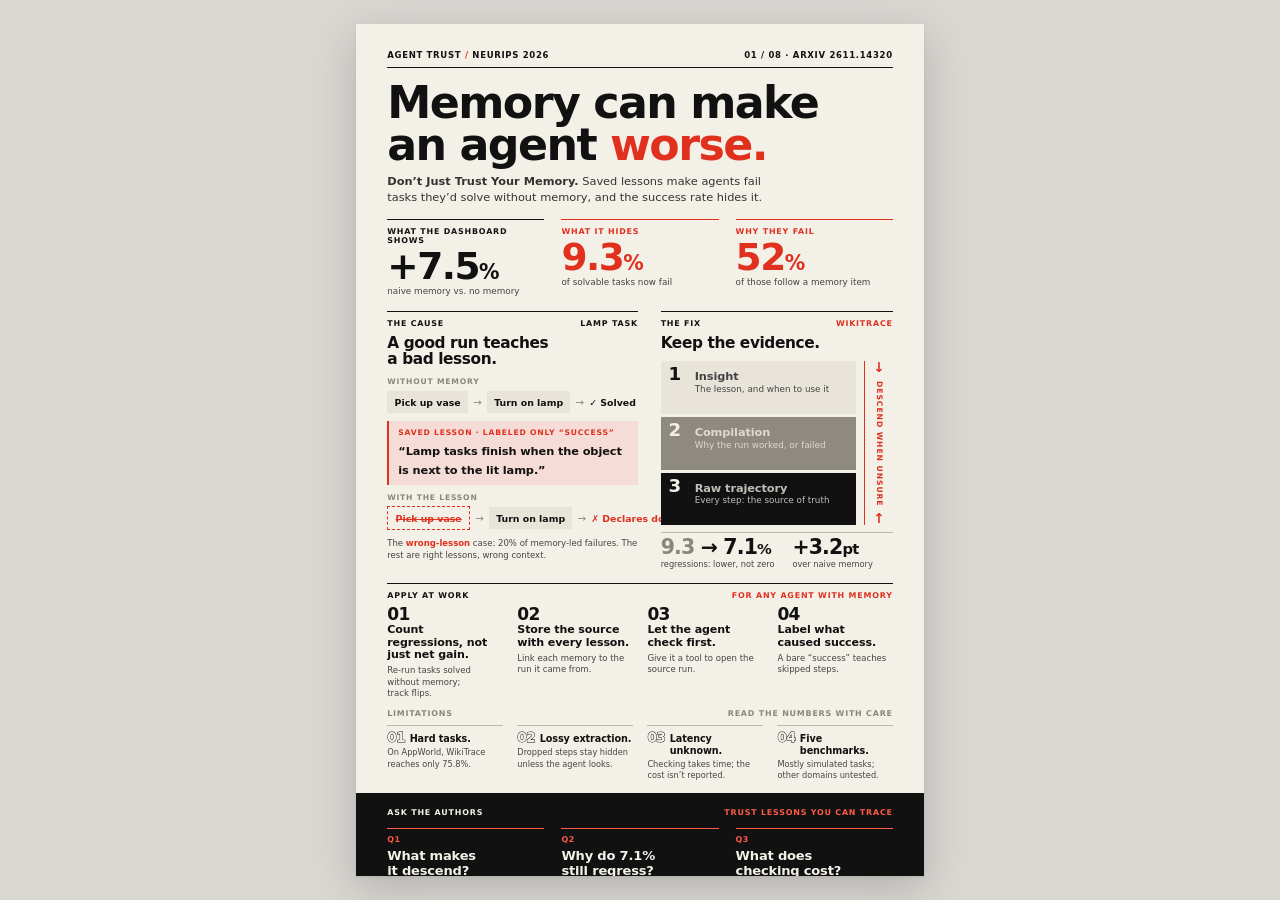
<file: posters/neurips-2026/01-dont-just-trust-your-memory.html>
<!DOCTYPE html>
<html lang="en">
<head>
<meta charset="UTF-8">
<meta name="viewport" content="width=device-width, initial-scale=1">
<title>01 · Don’t Just Trust Your Memory</title>
<link rel="stylesheet" href="poster.css">
<!--
  Layout built from this paper's content:
  - The finding is a hidden cost: a visible net gain on top, regressions
    underneath. So the hero sets the visible gain beside the hidden cost.
  - The cause is a story in steps (the lamp task): drawn as two step rows
    with the bad lesson between them.
  - The fix is a three-layer structure: drawn as a stack you descend.
  - Each "apply" action answers one link in the failure chain.
  Left out on purpose: the per-benchmark table in the reading notes (its
  baselines repeat across every row and don't match the +3.2 pt average).
-->
<style>
  .sheet { padding-top: 4.5cqw; }
  h1 { font-size: 7.8cqw; margin: 2.4cqw 0 1.4cqw; }
  .lede { max-width: 80%; margin-bottom: 2.3cqw; }

  /* Hero: visible gain vs hidden cost, one row */
  .hero { display: grid; grid-template-columns: 1fr 1fr 1fr; column-gap: 3cqw; }
  .hero > div { border-top: .35cqw solid var(--ink); padding-top: 1.3cqw; }
  .hero .hid { border-color: var(--accent); }
  .hero .label { display: block; margin-bottom: .9cqw; }
  .hero .hid .label { color: var(--accent); }
  .hero .num { font-size: 6.6cqw; display: block; }
  .hero .num small { font-size: 3.6cqw; }
  .hero .hid .num { color: var(--accent); }
  .hero p { font-size: 1.55cqw; line-height: 1.35; color: var(--ink-2); margin-top: .6cqw; text-wrap: pretty; }

  /* Middle: cause | fix */
  .mid { display: grid; grid-template-columns: minmax(0,1.08fr) minmax(0,1fr); column-gap: 4cqw; margin-top: 2.4cqw; }
  .mid section { display: flex; flex-direction: column; }
  .mid h2 { font-size: 2.7cqw; font-weight: 800; letter-spacing: -.025em; line-height: 1.05; margin-bottom: 1.8cqw; text-wrap: balance; }
  .sec-head { border-top: .35cqw solid var(--ink); padding-top: 1.2cqw; margin-bottom: 1.2cqw; display: flex; justify-content: space-between; }
  .fix .sec-head span:last-child { color: var(--accent); }

  .run-label { font-size: 1.35cqw; font-weight: 700; letter-spacing: .1em; text-transform: uppercase; color: var(--ink-3); margin-bottom: .8cqw; }
  .steps { display: flex; align-items: center; gap: .9cqw; flex-wrap: nowrap; }
  .step { font-size: 1.65cqw; font-weight: 600; padding: 1cqw 1.3cqw; background: #e8e4da; white-space: nowrap; }
  .step.gone { background: none; border: .2cqw dashed var(--accent); color: var(--accent); text-decoration: line-through; }
  .arrow { font-size: 1.8cqw; color: var(--ink-3); }
  .result { font-size: 1.65cqw; font-weight: 800; white-space: nowrap; }
  .result.ok { color: var(--ink); }
  .result.bad { color: var(--accent); }
  .lesson { margin: 1.4cqw 0; padding: 1.2cqw 1.6cqw; border-left: .5cqw solid var(--accent); background: #f6dcd6; }
  .lesson span { display: block; font-size: 1.35cqw; font-weight: 700; letter-spacing: .1em; text-transform: uppercase; color: var(--accent); margin-bottom: .5cqw; }
  .lesson q { font-size: 2cqw; font-weight: 700; line-height: 1.25; letter-spacing: -.01em; quotes: "“" "”"; }
  .lesson p { font-size: 1.5cqw; color: var(--ink-2); margin-top: .6cqw; line-height: 1.35; }

  .note { font-size: 1.5cqw; line-height: 1.38; color: var(--ink-2); margin-top: 1.4cqw; text-wrap: pretty; }
  .note b { color: var(--accent); }
  .stack { display: grid; grid-template-columns: 1fr 5cqw; column-gap: 1.4cqw; }
  .layers { display: grid; gap: .5cqw; }
  .layer { padding: .9cqw 1.4cqw; display: grid; grid-template-columns: 3.6cqw 1fr; column-gap: 1cqw; align-items: baseline; }
  .layer .num { font-size: 3.2cqw; }
  .layer p { font-size: 1.55cqw; line-height: 1.35; }
  .layer p b { display: block; font-size: 2cqw; font-weight: 800; letter-spacing: -.01em; line-height: 1.1; margin-bottom: .2cqw; }
  .l1 { background: #e8e4da; }
  .l1 p { color: var(--ink-2); }
  .l2 { background: #8f8a80; color: var(--paper); }
  .l3 { background: var(--ink); color: var(--paper); }
  .l2 p, .l3 p { color: rgba(243,240,232,.78); }
  .descend { display: flex; flex-direction: column; align-items: center; justify-content: space-between; border-left: .2cqw solid var(--accent); }
  .descend span { writing-mode: vertical-rl; font-size: 1.35cqw; font-weight: 700; letter-spacing: .12em; text-transform: uppercase; color: var(--accent); padding: 1cqw 0; }
  .descend i { font-style: normal; color: var(--accent); font-size: 2.4cqw; font-weight: 800; line-height: 1; }
  .fix-results { display: grid; grid-template-columns: 1.2fr 1fr; column-gap: 2cqw; margin-top: 1.2cqw; padding-top: 1.1cqw; border-top: .12cqw solid var(--rule); }
  .fix-results .num { font-size: 3.6cqw; white-space: nowrap; display: block; }
  .fix-results .num small { font-size: 2.6cqw; }
  .fix-results .num .from { color: var(--ink-3); }
  .fix-results p { font-size: 1.45cqw; line-height: 1.3; color: var(--ink-2); margin-top: .4cqw; white-space: nowrap; }

  /* Apply */
  .apply { margin-top: 2.4cqw; }
  .apply .sec-head span:last-child { color: var(--accent); }
  .apply ol { list-style: none; display: grid; grid-template-columns: repeat(4, 1fr); column-gap: 2.6cqw; }
  .apply li .num { font-size: 3cqw; display: block; margin-bottom: .5cqw; }
  .apply h3 { font-size: 1.95cqw; font-weight: 800; line-height: 1.12; letter-spacing: -.01em; margin-bottom: .6cqw; text-wrap: balance; }
  .apply p { font-size: 1.5cqw; line-height: 1.38; color: var(--ink-2); text-wrap: pretty; }

  /* Limitations */
  .limits { margin: 1.6cqw 0 2cqw; }
  .limits .label { color: var(--ink-3); margin-bottom: 1.2cqw; display: flex; justify-content: space-between; }
  .limits ol { list-style: none; display: grid; grid-template-columns: repeat(4, 1fr); column-gap: 2.6cqw; }
  .limits li { border-top: .12cqw solid var(--rule); padding-top: 1.1cqw; }
  .limits b { display: flex; align-items: baseline; font-size: 1.7cqw; line-height: 1.2; letter-spacing: -.01em; margin-bottom: .4cqw; }
  .limits .num { font-size: 2.4cqw; margin-right: .8cqw; -webkit-text-stroke-width: .16cqw; }
  .limits p { font-size: 1.45cqw; line-height: 1.38; color: var(--ink-2); text-wrap: pretty; }

  .band { margin-top: auto; padding-top: 2.6cqw; padding-bottom: 3cqw; }
  .band-head { margin-bottom: 2cqw; }
</style>
</head>
<body>
  <main class="poster"><div class="sheet">
    <div class="top"><span>Agent Trust <span class="accent">/</span> NeurIPS 2026</span><span>01 / 08 · arXiv 2611.14320</span></div>

    <h1>Memory can make an agent <em>worse.</em></h1>
    <p class="lede"><strong>Don’t Just Trust Your Memory.</strong> Saved lessons make agents fail tasks they’d solve without memory, and the success rate hides it.</p>

    <div class="hero">
      <div><span class="label">What the dashboard shows</span><span class="num">+7.5<small>%</small></span><p>naive memory vs. no memory</p></div>
      <div class="hid"><span class="label">What it hides</span><span class="num">9.3<small>%</small></span><p>of solvable tasks now fail</p></div>
      <div class="hid"><span class="label">Why they fail</span><span class="num">52<small>%</small></span><p>of those follow a memory item</p></div>
    </div>

    <div class="mid">
      <section class="cause">
        <div class="sec-head label"><span>The cause</span><span>Lamp task</span></div>
        <h2>A good run teaches a bad lesson.</h2>
        <div class="run-label">Without memory</div>
        <div class="steps"><span class="step">Pick up vase</span><span class="arrow">→</span><span class="step">Turn on lamp</span><span class="arrow">→</span><span class="result ok">✓ Solved</span></div>
        <div class="lesson">
          <span>Saved lesson · labeled only “success”</span>
          <q>Lamp tasks finish when the object is next to the lit lamp.</q>
        </div>
        <div class="run-label">With the lesson</div>
        <div class="steps"><span class="step gone">Pick up vase</span><span class="arrow">→</span><span class="step">Turn on lamp</span><span class="arrow">→</span><span class="result bad">✗ Declares done</span></div>
        <p class="note">The <b>wrong-lesson</b> case: 20% of memory-led failures. The rest are right lessons, wrong context.</p>
      </section>

      <section class="fix">
        <div class="sec-head label"><span>The fix</span><span>WikiTrace</span></div>
        <h2>Keep the evidence.</h2>
        <div class="stack">
          <div class="layers">
            <div class="layer l1"><span class="num">1</span><p><b>Insight</b>The lesson, and when to use it</p></div>
            <div class="layer l2"><span class="num">2</span><p><b>Compilation</b>Why the run worked, or failed</p></div>
            <div class="layer l3"><span class="num">3</span><p><b>Raw trajectory</b>Every step: the source of truth</p></div>
          </div>
          <div class="descend"><i>↓</i><span>Descend when unsure</span><i>↑</i></div>
        </div>
        <div class="fix-results">
          <div><span class="num"><span class="from">9.3</span> → 7.1<small>%</small></span><p>regressions: lower, not zero</p></div>
          <div><span class="num">+3.2<small>pt</small></span><p>over naive memory</p></div>
        </div>
      </section>
    </div>

    <div class="apply">
      <div class="sec-head label"><span>Apply at work</span><span>For any agent with memory</span></div>
      <ol>
        <li><span class="num">01</span><h3>Count regressions, not just net gain.</h3><p>Re-run tasks solved without memory; track flips.</p></li>
        <li><span class="num">02</span><h3>Store the source with every lesson.</h3><p>Link each memory to the run it came from.</p></li>
        <li><span class="num">03</span><h3>Let the agent check first.</h3><p>Give it a tool to open the source run.</p></li>
        <li><span class="num">04</span><h3>Label what caused success.</h3><p>A bare “success” teaches skipped steps.</p></li>
      </ol>
    </div>

    <div class="limits">
      <div class="label"><span>Limitations</span><span>Read the numbers with care</span></div>
      <ol>
        <li><b><span class="num out">01</span>Hard tasks.</b><p>On AppWorld, WikiTrace reaches only 75.8%.</p></li>
        <li><b><span class="num out">02</span>Lossy extraction.</b><p>Dropped steps stay hidden unless the agent looks.</p></li>
        <li><b><span class="num out">03</span>Latency unknown.</b><p>Checking takes time; the cost isn’t reported.</p></li>
        <li><b><span class="num out">04</span>Five benchmarks.</b><p>Mostly simulated tasks; other domains untested.</p></li>
      </ol>
    </div>

    <div class="band">
      <div class="band-head label"><span>Ask the authors</span><span>Trust lessons you can trace</span></div>
      <div class="qs">
        <div class="q"><span class="qn">Q1</span><h3>What makes it descend?</h3><p>How does it decide a lesson is worth checking?</p></div>
        <div class="q"><span class="qn">Q2</span><h3>Why do 7.1% still regress?</h3><p>Steps lost at extraction, or evidence never opened?</p></div>
        <div class="q"><span class="qn">Q3</span><h3>What does checking cost?</h3><p>Latency and tokens added per task?</p></div>
      </div>
    </div>
  </div></main>
</body>
</html>
</file>
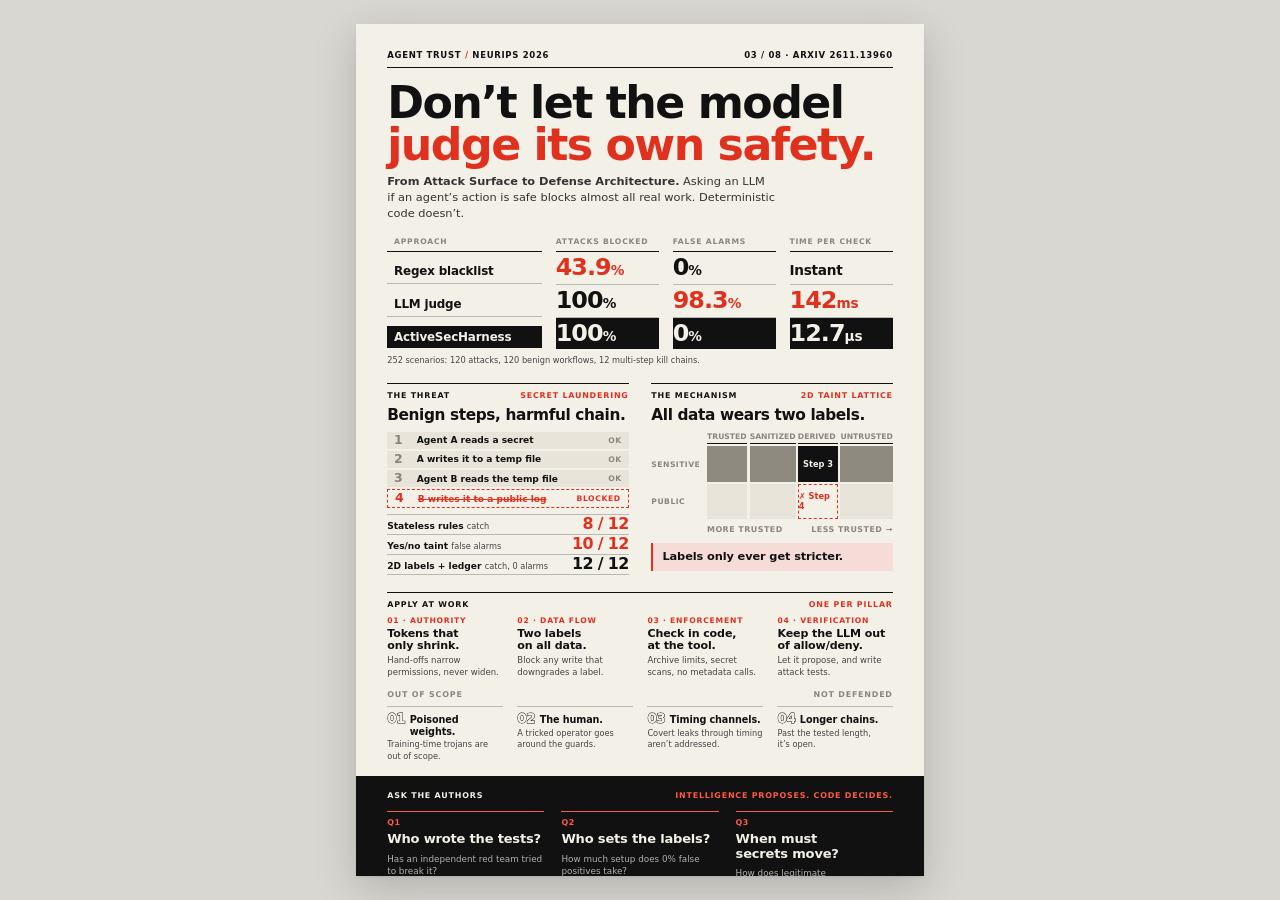
<file: posters/neurips-2026/03-attack-surface-to-defense.html>
<!DOCTYPE html>
<html lang="en">
<head>
<meta charset="UTF-8">
<meta name="viewport" content="width=device-width, initial-scale=1">
<title>03 · From Attack Surface to Defense Architecture</title>
<link rel="stylesheet" href="poster.css">
<!--
  Layout built from this paper's content:
  - The finding is "only one option passes every test": so the hero is a
    scorecard (3 approaches × 3 tests), failing cells in red.
  - The threat is composition (each step benign, the chain is not): drawn as
    step rows with the final, blocked step struck through.
  - The mechanism is a 2D label (trust × sensitivity): drawn as an actual
    4×2 grid with the forbidden downgrade crossed out.
  - The four pillars become the four "apply" actions, one each.
  Left out on purpose: the Pentagon / Binance ($6.34B) breaches from the
  reading notes (unverifiable, likely inflated), "10,000× faster" (the two
  latencies give ~11,000×, so both raw numbers are shown instead), and
  kill-chain lengths (the notes give three different ranges).
-->
<style>
  .sheet { padding-top: 4.5cqw; }
  h1 { font-size: 7.8cqw; margin: 2.4cqw 0 1.4cqw; }
  .lede { max-width: 82%; margin-bottom: 2.6cqw; }

  /* Hero: scorecard */
  .score { display: grid; grid-template-columns: 1.5fr 1fr 1fr 1fr; column-gap: 2.4cqw; align-items: baseline; }
  .score .hd { font-size: 1.35cqw; font-weight: 700; letter-spacing: .1em; text-transform: uppercase; color: var(--ink-3); padding-bottom: 1cqw; border-bottom: .35cqw solid var(--ink); }
  .score .cell { padding: .9cqw 0 .8cqw; border-bottom: .12cqw solid var(--rule); }
  .score .who { font-size: 2.1cqw; font-weight: 800; letter-spacing: -.015em; line-height: 1.1; }
  .score .num { font-size: 4.2cqw; }
  .score .num small { font-size: 2.4cqw; letter-spacing: -.01em; }
  .score .word { font-size: 2.4cqw; font-weight: 800; letter-spacing: -.02em; }
  .score .bad { color: var(--accent); }
  .score .win { background: var(--ink); color: var(--paper); border-bottom: 0; }
  .score .who, .score .hd:first-child { padding-left: 1.2cqw; }
  .score-note { font-size: 1.45cqw; color: var(--ink-2); margin-top: 1cqw; }

  /* Middle */
  .mid { display: grid; grid-template-columns: minmax(0,1fr) minmax(0,1fr); column-gap: 4cqw; margin-top: 3.2cqw; }
  .mid section { display: flex; flex-direction: column; }
  .sec-head { border-top: .35cqw solid var(--ink); padding-top: 1.2cqw; margin-bottom: 1.2cqw; display: flex; justify-content: space-between; }
  .sec-head span:last-child { color: var(--accent); }
  .mid h2 { font-size: 2.7cqw; font-weight: 800; letter-spacing: -.025em; line-height: 1.05; margin-bottom: 1.6cqw; text-wrap: balance; }

  .chain { list-style: none; display: grid; gap: .4cqw; }
  .chain li { display: grid; grid-template-columns: 3cqw 1fr auto; align-items: center; column-gap: 1cqw; background: #e8e4da; padding: .55cqw 1.2cqw; font-size: 1.6cqw; font-weight: 600; }
  .chain li .num { font-size: 2.2cqw; color: var(--ink-3); }
  .chain li em { font-style: normal; font-size: 1.35cqw; font-weight: 700; letter-spacing: .08em; text-transform: uppercase; color: var(--ink-3); }
  .chain li.stop { background: none; border: .2cqw dashed var(--accent); color: var(--accent); }
  .chain li.stop span:nth-child(2) { text-decoration: line-through; }
  .chain li.stop .num, .chain li.stop em { color: var(--accent); }

  .ladder { margin-top: 1cqw; border-top: .12cqw solid var(--rule); }
  .ladder div { display: grid; grid-template-columns: 1fr auto; align-items: baseline; padding: .45cqw 0; border-bottom: .12cqw solid var(--rule); }
  .ladder b { font-size: 1.6cqw; }
  .ladder b small { font-weight: 500; color: var(--ink-2); font-size: 1.45cqw; }
  .ladder .num { font-size: 2.8cqw; }
  .ladder .bad .num { color: var(--accent); }

  .lattice { display: grid; grid-template-columns: 9.4cqw repeat(4, 1fr); gap: .4cqw; position: relative; }
  .lattice .ax { font-size: 1.35cqw; font-weight: 700; letter-spacing: .06em; text-transform: uppercase; color: var(--ink-3); align-self: center; }
  .lattice .ax.top { text-align: center; padding-bottom: .4cqw; letter-spacing: 0; }
  .lattice .c { height: 6.2cqw; display: flex; align-items: center; justify-content: center; font-size: 1.45cqw; font-weight: 700; }
  .lattice .pub { background: #e8e4da; }
  .lattice .sen { background: #8f8a80; color: var(--paper); }
  .lattice .from { background: var(--ink); color: var(--paper); }
  .lattice .to { background: none; border: .2cqw dashed var(--accent); color: var(--accent); }
  .flow { display: flex; justify-content: space-between; margin: 1cqw 0 0 9.8cqw; font-size: 1.4cqw; font-weight: 700; letter-spacing: .06em; text-transform: uppercase; color: var(--ink-3); }
  .rule-box { margin-top: 1.6cqw; padding: 1.3cqw 1.6cqw; border-left: .5cqw solid var(--accent); background: #f6dcd6; }
  .rule-box b { display: block; font-size: 2cqw; font-weight: 800; letter-spacing: -.01em; line-height: 1.2; }
  .rule-box p { font-size: 1.5cqw; color: var(--ink-2); line-height: 1.38; margin-top: .4cqw; }

  /* Apply */
  .apply { margin-top: 3cqw; }
  .apply .sec-head span:last-child { color: var(--accent); }
  .apply ol { list-style: none; display: grid; grid-template-columns: repeat(4, 1fr); column-gap: 2.6cqw; }
  .apply li .pillar { display: block; font-size: 1.35cqw; font-weight: 700; letter-spacing: .1em; text-transform: uppercase; color: var(--accent); margin-bottom: .5cqw; }
  .apply h3 { font-size: 1.95cqw; font-weight: 800; line-height: 1.12; letter-spacing: -.01em; margin-bottom: .5cqw; text-wrap: balance; }
  .apply p { font-size: 1.5cqw; line-height: 1.38; color: var(--ink-2); text-wrap: pretty; }

  /* Limitations */
  .limits { margin: 2cqw 0 2.4cqw; }
  .limits .label { color: var(--ink-3); margin-bottom: 1.2cqw; display: flex; justify-content: space-between; }
  .limits ol { list-style: none; display: grid; grid-template-columns: repeat(4, 1fr); column-gap: 2.6cqw; }
  .limits li { border-top: .12cqw solid var(--rule); padding-top: 1.1cqw; }
  .limits b { display: flex; align-items: baseline; font-size: 1.7cqw; line-height: 1.2; letter-spacing: -.01em; margin-bottom: .4cqw; }
  .limits .num { font-size: 2.4cqw; margin-right: .8cqw; -webkit-text-stroke-width: .16cqw; }
  .limits p { font-size: 1.45cqw; line-height: 1.38; color: var(--ink-2); text-wrap: pretty; }

  .band { margin-top: auto; padding-top: 2.6cqw; padding-bottom: 3cqw; }
  .band-head { margin-bottom: 2cqw; }
</style>
</head>
<body>
  <main class="poster"><div class="sheet">
    <div class="top"><span>Agent Trust <span class="accent">/</span> NeurIPS 2026</span><span>03 / 08 · arXiv 2611.13960</span></div>

    <h1>Don’t let the model <em>judge its own safety.</em></h1>
    <p class="lede"><strong>From Attack Surface to Defense Architecture.</strong> Asking an LLM if an agent’s action is safe blocks almost all real work. Deterministic code doesn’t.</p>

    <div class="score">
      <span class="hd">Approach</span><span class="hd">Attacks blocked</span><span class="hd">False alarms</span><span class="hd">Time per check</span>

      <span class="cell who">Regex blacklist</span>
      <span class="cell"><span class="num bad">43.9<small>%</small></span></span>
      <span class="cell"><span class="num">0<small>%</small></span></span>
      <span class="cell"><span class="word">Instant</span></span>

      <span class="cell who">LLM judge</span>
      <span class="cell"><span class="num">100<small>%</small></span></span>
      <span class="cell"><span class="num bad">98.3<small>%</small></span></span>
      <span class="cell"><span class="num bad">142<small>ms</small></span></span>

      <span class="cell who win">ActiveSecHarness</span>
      <span class="cell win"><span class="num">100<small>%</small></span></span>
      <span class="cell win"><span class="num">0<small>%</small></span></span>
      <span class="cell win"><span class="num">12.7<small>µs</small></span></span>
    </div>
    <p class="score-note">252 scenarios: 120 attacks, 120 benign workflows, 12 multi-step kill chains.</p>

    <div class="mid">
      <section>
        <div class="sec-head label"><span>The threat</span><span>Secret laundering</span></div>
        <h2>Benign steps, harmful chain.</h2>
        <ol class="chain">
          <li><span class="num">1</span><span>Agent A reads a secret</span><em>OK</em></li>
          <li><span class="num">2</span><span>A writes it to a temp file</span><em>OK</em></li>
          <li><span class="num">3</span><span>Agent B reads the temp file</span><em>OK</em></li>
          <li class="stop"><span class="num">4</span><span>B writes it to a public log</span><em>Blocked</em></li>
        </ol>
        <div class="ladder">
          <div class="bad"><b>Stateless rules <small>catch</small></b><span class="num">8 / 12</span></div>
          <div class="bad"><b>Yes/no taint <small>false alarms</small></b><span class="num">10 / 12</span></div>
          <div><b>2D labels + ledger <small>catch, 0 alarms</small></b><span class="num">12 / 12</span></div>
        </div>
      </section>

      <section>
        <div class="sec-head label"><span>The mechanism</span><span>2D taint lattice</span></div>
        <h2>All data wears two labels.</h2>
        <div class="lattice">
          <span></span><span class="ax top">Trusted</span><span class="ax top">Sanitized</span><span class="ax top">Derived</span><span class="ax top">Untrusted</span>
          <span class="ax">Sensitive</span><span class="c sen"></span><span class="c sen"></span><span class="c from">Step 3</span><span class="c sen"></span>
          <span class="ax">Public</span><span class="c pub"></span><span class="c pub"></span><span class="c to">✗ Step 4</span><span class="c pub"></span>
        </div>
        <div class="flow"><span>More trusted</span><span>Less trusted →</span></div>
        <div class="rule-box">
          <b>Labels only ever get stricter.</b>
        </div>
      </section>
    </div>

    <div class="apply">
      <div class="sec-head label"><span>Apply at work</span><span>One per pillar</span></div>
      <ol>
        <li><span class="pillar">01 · Authority</span><h3>Tokens that only shrink.</h3><p>Hand-offs narrow permissions, never widen.</p></li>
        <li><span class="pillar">02 · Data flow</span><h3>Two labels on all data.</h3><p>Block any write that downgrades a label.</p></li>
        <li><span class="pillar">03 · Enforcement</span><h3>Check in code, at the tool.</h3><p>Archive limits, secret scans, no metadata calls.</p></li>
        <li><span class="pillar">04 · Verification</span><h3>Keep the LLM out of allow/deny.</h3><p>Let it propose, and write attack tests.</p></li>
      </ol>
    </div>

    <div class="limits">
      <div class="label"><span>Out of scope</span><span>Not defended</span></div>
      <ol>
        <li><b><span class="num out">01</span>Poisoned weights.</b><p>Training-time trojans are out of scope.</p></li>
        <li><b><span class="num out">02</span>The human.</b><p>A tricked operator goes around the guards.</p></li>
        <li><b><span class="num out">03</span>Timing channels.</b><p>Covert leaks through timing aren’t addressed.</p></li>
        <li><b><span class="num out">04</span>Longer chains.</b><p>Past the tested length, it’s open.</p></li>
      </ol>
    </div>

    <div class="band">
      <div class="band-head label"><span>Ask the authors</span><span>Intelligence proposes. Code decides.</span></div>
      <div class="qs">
        <div class="q"><span class="qn">Q1</span><h3>Who wrote the tests?</h3><p>Has an independent red team tried to break it?</p></div>
        <div class="q"><span class="qn">Q2</span><h3>Who sets the labels?</h3><p>How much setup does 0% false positives take?</p></div>
        <div class="q"><span class="qn">Q3</span><h3>When must secrets move?</h3><p>How does legitimate declassification work?</p></div>
      </div>
    </div>
  </div></main>
</body>
</html>
</file>
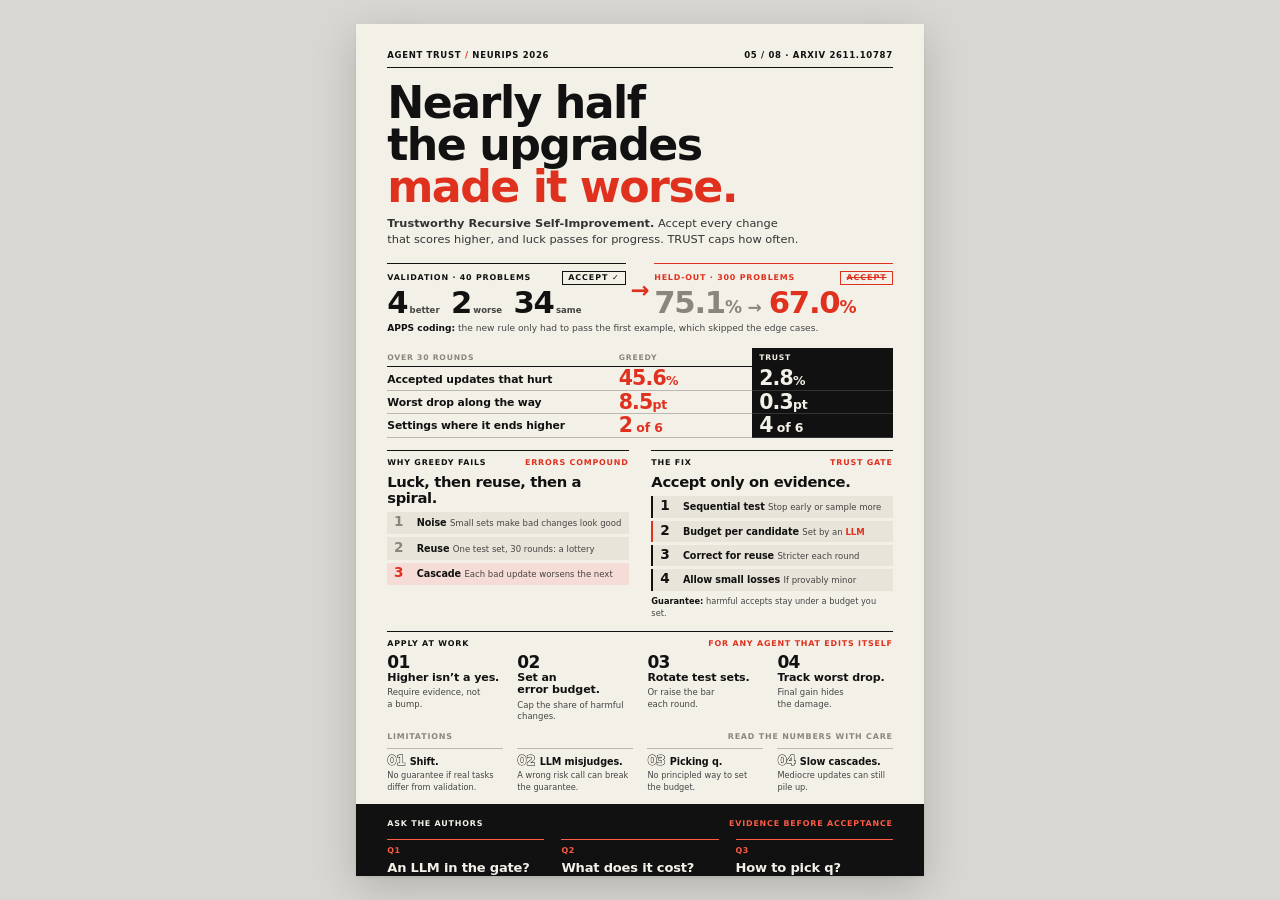
<file: posters/neurips-2026/05-trustworthy-self-improvement.html>
<!DOCTYPE html>
<html lang="en">
<head>
<meta charset="UTF-8">
<meta name="viewport" content="width=device-width, initial-scale=1">
<title>05 · Trustworthy Recursive Self-Improvement</title>
<link rel="stylesheet" href="poster.css">
<!--
  Layout built from this paper's content:
  - The finding is a decision that looks right and flips: so the hero is
    validation (stamped ACCEPT) beside held-out test (stamp crossed out).
  - Greedy vs TRUST is a two-option face-off: three metric rows, TRUST's
    column filled black.
  - Why greedy fails is a chain of causes; TRUST is a gate with four checks.
  Left out on purpose: "+4 pt on validation" (4 up / 2 down of 40 is +5, so
  the counts are shown), "200-example validation sets" (conflicts with the
  40 used), "beats greedy everywhere" (the notes say 4 of 6 settings), and
  HotpotQA's +24.84 pt (no greedy number to compare).
-->
<style>
  .sheet { padding-top: 4.5cqw; }
  h1 { font-size: 7.8cqw; margin: 2.4cqw 0 1.4cqw; }
  .lede { max-width: 82%; margin-bottom: 2.6cqw; }

  /* Hero: the flip */
  .flip { display: grid; grid-template-columns: 1fr 5cqw 1fr; align-items: stretch; }
  .side { border-top: .35cqw solid var(--ink); padding-top: 1.2cqw; }
  .side.test { border-color: var(--accent); }
  .side .label { display: flex; justify-content: space-between; align-items: center; margin-bottom: .8cqw; }
  .side.test .label { color: var(--accent); }
  .counts { display: flex; gap: 2cqw; align-items: baseline; }
  .counts span { font-size: 1.5cqw; color: var(--ink-2); font-weight: 600; }
  .counts .num { font-size: 5.4cqw; color: var(--ink); margin-right: .4cqw; }
  .drop { display: flex; align-items: baseline; gap: 1.2cqw; }
  .drop .num { font-size: 5.4cqw; }
  .drop .num small { font-size: 3cqw; }
  .drop .from { color: var(--ink-3); }
  .drop .to { color: var(--accent); }
  .drop i { font-style: normal; font-size: 3cqw; color: var(--ink-3); font-weight: 800; }
  .stamp { display: inline-block; padding: .3cqw .9cqw; border: .22cqw solid var(--ink); color: var(--ink); font-size: 1.4cqw; font-weight: 800; letter-spacing: .12em; text-transform: uppercase; }
  .test .stamp { border-color: var(--accent); color: var(--accent); text-decoration: line-through; }
  .arrow { display: flex; align-items: center; justify-content: center; font-size: 4cqw; font-weight: 800; color: var(--accent); }
  .why { margin-top: 1cqw; font-size: 1.6cqw; line-height: 1.38; color: var(--ink-2); }
  .why b { color: var(--ink); }

  /* Face-off */
  .face { display: grid; grid-template-columns: 1.6fr 1fr 1fr; margin-top: 2.4cqw; }
  .face .hd { font-size: 1.35cqw; font-weight: 700; letter-spacing: .1em; text-transform: uppercase; color: var(--ink-3); padding: .8cqw 1.2cqw .8cqw; border-bottom: .35cqw solid var(--ink); }
  .face .hd:first-child { padding-left: 0; }
  .face .cell { padding: .5cqw 1.2cqw .4cqw; border-bottom: .12cqw solid var(--rule); display: flex; align-items: baseline; }
  .face .m { padding-left: 0; font-size: 1.9cqw; font-weight: 800; letter-spacing: -.01em; align-items: center; }
  .face .num { font-size: 3.6cqw; }
  .face .num small { font-size: 2.2cqw; letter-spacing: -.01em; }
  .face .bad .num { color: var(--accent); }
  .face .win { background: var(--ink); color: var(--paper); border-bottom-color: #333; }
  .face .hd.win { color: var(--paper); border-bottom-color: var(--ink); }

  /* Middle */
  .mid { display: grid; grid-template-columns: minmax(0,1fr) minmax(0,1fr); column-gap: 4cqw; margin-top: 2.2cqw; }
  .mid section { display: flex; flex-direction: column; }
  .sec-head { border-top: .35cqw solid var(--ink); padding-top: 1.2cqw; margin-bottom: 1.2cqw; display: flex; justify-content: space-between; }
  .sec-head span:last-child { color: var(--accent); }
  .mid h2 { font-size: 2.6cqw; font-weight: 800; letter-spacing: -.025em; line-height: 1.05; margin-bottom: 1.2cqw; }

  .causes { list-style: none; display: grid; gap: .5cqw; }
  .causes li { display: grid; grid-template-columns: 3cqw 1fr; column-gap: 1cqw; align-items: baseline; padding: .8cqw 1.2cqw; background: #e8e4da; }
  .causes li:last-child { background: #f6dcd6; }
  .causes .num { font-size: 2.4cqw; color: var(--ink-3); }
  .causes li:last-child .num { color: var(--accent); }
  .causes p, .gate p { font-size: 1.5cqw; color: var(--ink-2); line-height: 1.3; }
  .causes b, .gate b { color: var(--ink); font-size: 1.7cqw; letter-spacing: -.01em; margin-right: .6cqw; }

  .gate { list-style: none; display: grid; gap: .5cqw; }
  .gate li { display: grid; grid-template-columns: 3cqw 1fr; column-gap: 1cqw; align-items: baseline; padding: .7cqw 1.2cqw; border-left: .5cqw solid var(--ink); background: #e8e4da; }
  .gate .num { font-size: 2.4cqw; }
  .gate .llm { border-left-color: var(--accent); }
  .gate .llm em { font-style: normal; color: var(--accent); font-weight: 700; }
  .budget { margin-top: 1cqw; font-size: 1.45cqw; color: var(--ink-2); line-height: 1.35; }
  .budget b { color: var(--ink); }

  /* Apply */
  .apply { margin-top: 2.2cqw; }
  .apply .sec-head span:last-child { color: var(--accent); }
  .apply ol { list-style: none; display: grid; grid-template-columns: repeat(4, 1fr); column-gap: 2.6cqw; }
  .apply li .num { font-size: 3cqw; display: block; margin-bottom: .5cqw; }
  .apply h3 { font-size: 1.95cqw; font-weight: 800; line-height: 1.12; letter-spacing: -.01em; margin-bottom: .5cqw; text-wrap: balance; }
  .apply p { font-size: 1.5cqw; line-height: 1.38; color: var(--ink-2); text-wrap: pretty; }

  /* Limitations */
  .limits { margin: 1.6cqw 0 2cqw; }
  .limits .label { color: var(--ink-3); margin-bottom: 1.2cqw; display: flex; justify-content: space-between; }
  .limits ol { list-style: none; display: grid; grid-template-columns: repeat(4, 1fr); column-gap: 2.6cqw; }
  .limits li { border-top: .12cqw solid var(--rule); padding-top: 1.1cqw; }
  .limits b { display: flex; align-items: baseline; font-size: 1.7cqw; line-height: 1.2; letter-spacing: -.01em; margin-bottom: .4cqw; }
  .limits .num { font-size: 2.4cqw; margin-right: .8cqw; -webkit-text-stroke-width: .16cqw; }
  .limits p { font-size: 1.45cqw; line-height: 1.38; color: var(--ink-2); text-wrap: pretty; }

  .band { margin-top: auto; padding-top: 2.6cqw; padding-bottom: 3cqw; }
  .band-head { margin-bottom: 2cqw; }
</style>
</head>
<body>
  <main class="poster"><div class="sheet">
    <div class="top"><span>Agent Trust <span class="accent">/</span> NeurIPS 2026</span><span>05 / 08 · arXiv 2611.10787</span></div>

    <h1>Nearly half the upgrades <em>made it worse.</em></h1>
    <p class="lede"><strong>Trustworthy Recursive Self-Improvement.</strong> Accept every change that scores higher, and luck passes for progress. TRUST caps how often.</p>

    <div class="flip">
      <div class="side">
        <span class="label">Validation · 40 problems<span class="stamp">Accept ✓</span></span>
        <div class="counts"><span><b class="num">4</b>better</span><span><b class="num">2</b>worse</span><span><b class="num">34</b>same</span></div>
      </div>
      <div class="arrow">→</div>
      <div class="side test">
        <span class="label">Held-out · 300 problems<span class="stamp">Accept</span></span>
        <div class="drop"><span class="num from">75.1<small>%</small></span><i>→</i><span class="num to">67.0<small>%</small></span></div>
      </div>
    </div>
    <p class="why"><b>APPS coding:</b> the new rule only had to pass the first example, which skipped the edge cases.</p>

    <div class="face">
      <span class="hd">Over 30 rounds</span><span class="hd">Greedy</span><span class="hd win">TRUST</span>
      <span class="cell m">Accepted updates that hurt</span><span class="cell bad"><span class="num">45.6<small>%</small></span></span><span class="cell win"><span class="num">2.8<small>%</small></span></span>
      <span class="cell m">Worst drop along the way</span><span class="cell bad"><span class="num">8.5<small>pt</small></span></span><span class="cell win"><span class="num">0.3<small>pt</small></span></span>
      <span class="cell m">Settings where it ends higher</span><span class="cell bad"><span class="num">2<small> of 6</small></span></span><span class="cell win"><span class="num">4<small> of 6</small></span></span>
    </div>

    <div class="mid">
      <section>
        <div class="sec-head label"><span>Why greedy fails</span><span>Errors compound</span></div>
        <h2>Luck, then reuse, then a spiral.</h2>
        <ol class="causes">
          <li><span class="num">1</span><p><b>Noise</b>Small sets make bad changes look good</p></li>
          <li><span class="num">2</span><p><b>Reuse</b>One test set, 30 rounds: a lottery</p></li>
          <li><span class="num">3</span><p><b>Cascade</b>Each bad update worsens the next</p></li>
        </ol>
      </section>

      <section>
        <div class="sec-head label"><span>The fix</span><span>TRUST gate</span></div>
        <h2>Accept only on evidence.</h2>
        <ol class="gate">
          <li><span class="num">1</span><p><b>Sequential test</b>Stop early or sample more</p></li>
          <li class="llm"><span class="num">2</span><p><b>Budget per candidate</b>Set by an <em>LLM</em></p></li>
          <li><span class="num">3</span><p><b>Correct for reuse</b>Stricter each round</p></li>
          <li><span class="num">4</span><p><b>Allow small losses</b>If provably minor</p></li>
        </ol>
        <p class="budget"><b>Guarantee:</b> harmful accepts stay under a budget you set.</p>
      </section>
    </div>

    <div class="apply">
      <div class="sec-head label"><span>Apply at work</span><span>For any agent that edits itself</span></div>
      <ol>
        <li><span class="num">01</span><h3>Higher isn’t a yes.</h3><p>Require evidence, not a bump.</p></li>
        <li><span class="num">02</span><h3>Set an error budget.</h3><p>Cap the share of harmful changes.</p></li>
        <li><span class="num">03</span><h3>Rotate test sets.</h3><p>Or raise the bar each round.</p></li>
        <li><span class="num">04</span><h3>Track worst drop.</h3><p>Final gain hides the damage.</p></li>
      </ol>
    </div>

    <div class="limits">
      <div class="label"><span>Limitations</span><span>Read the numbers with care</span></div>
      <ol>
        <li><b><span class="num out">01</span>Shift.</b><p>No guarantee if real tasks differ from validation.</p></li>
        <li><b><span class="num out">02</span>LLM misjudges.</b><p>A wrong risk call can break the guarantee.</p></li>
        <li><b><span class="num out">03</span>Picking q.</b><p>No principled way to set the budget.</p></li>
        <li><b><span class="num out">04</span>Slow cascades.</b><p>Mediocre updates can still pile up.</p></li>
      </ol>
    </div>

    <div class="band">
      <div class="band-head label"><span>Ask the authors</span><span>Evidence before acceptance</span></div>
      <div class="qs">
        <div class="q"><span class="qn">Q1</span><h3>An LLM in the gate?</h3><p>Can a confident model talk it open?</p></div>
        <div class="q"><span class="qn">Q2</span><h3>What does it cost?</h3><p>How many more samples or rounds than greedy?</p></div>
        <div class="q"><span class="qn">Q3</span><h3>How to pick q?</h3><p>Is there a default that works across tasks?</p></div>
      </div>
    </div>
  </div></main>
</body>
</html>
</file>
<file: posters/poster.css>
/* NeurIPS 2026 · Agent Trust poster series — shared BASE only.
   Poster principles (learned from the PXIL poster):
   one dominant message · big type, few words · strict grid · one accent.
   Layout is NOT shared: each poster builds its own from its content,
   in a <style> block in that poster file. */

:root {
  --paper: #f3f0e8;
  --ink: #111;
  --ink-2: #444;
  --ink-3: #8a867e;
  --rule: rgba(17,17,17,.25);
  --accent: #e0301e;
  --accent-on-dark: #ff5a45;
}

*, *::before, *::after { box-sizing: border-box; margin: 0; padding: 0; }
html { -webkit-font-smoothing: antialiased; -moz-osx-font-smoothing: grayscale; font-synthesis: none; }
body {
  background: #d9d7d2;
  min-height: 100vh;
  display: grid;
  place-items: center;
  padding: 24px 16px;
  font-family: system-ui, -apple-system, "Segoe UI", Roboto, "Helvetica Neue", Arial, sans-serif;
}

/* 2:3 portrait (24×36 in), sized to fit the viewport. All sizes inside use cqw. */
.poster {
  container-type: inline-size;
  width: min(100%, calc((100vh - 48px) * 2 / 3));
  min-width: 560px;
  aspect-ratio: 2 / 3;
  overflow: hidden;
  box-shadow: 0 1px 2px rgba(0,0,0,.08), 0 12px 40px rgba(0,0,0,.18);
}
.sheet {
  height: 100%;
  display: flex;
  flex-direction: column;
  background: var(--paper);
  color: var(--ink);
  padding: 5.5cqw 5.5cqw 0;
}

.top {
  display: flex; justify-content: space-between; align-items: baseline;
  font-size: 1.5cqw; font-weight: 600; letter-spacing: .08em; text-transform: uppercase;
  border-bottom: .35cqw solid var(--ink); padding-bottom: 1.4cqw;
}
.accent { color: var(--accent); }

h1 {
  font-size: 9.6cqw; line-height: .95; letter-spacing: -.035em; font-weight: 800;
  text-wrap: balance;
}
h1 em { font-style: normal; color: var(--accent); }
.lede { font-size: 2cqw; line-height: 1.4; color: #333; text-wrap: pretty; }

.label {
  font-size: 1.4cqw; font-weight: 700; letter-spacing: .1em; text-transform: uppercase;
}
.num {
  font-weight: 800; line-height: .85; letter-spacing: -.04em;
  font-variant-numeric: tabular-nums;
}
/* Outlined numerals: stroke first, paper fill on top hides contour overlaps */
.num.out { color: var(--paper); -webkit-text-stroke: .3cqw var(--ink); paint-order: stroke fill; }

/* Dark band at the foot of every poster */
.band {
  background: var(--ink); color: var(--paper);
  margin: 0 -5.5cqw; padding: 4cqw 5.5cqw 4.4cqw;
}
.band-head { display: flex; justify-content: space-between; align-items: baseline; margin-bottom: 2.6cqw; }
.band-head span:last-child:not(:first-child) { color: var(--accent-on-dark); }
.qs { display: grid; grid-template-columns: repeat(3, 1fr); gap: 3cqw; }
.qn { font-size: 1.4cqw; font-weight: 700; color: var(--accent-on-dark); letter-spacing: .06em; margin-bottom: 1cqw; display: block; border-top: .2cqw solid var(--accent-on-dark); padding-top: 1cqw; }
.q h3 { font-size: 2.3cqw; line-height: 1.12; font-weight: 700; letter-spacing: -.015em; margin-bottom: 1cqw; text-wrap: balance; }
.q p { font-size: 1.55cqw; line-height: 1.42; color: rgba(243,240,232,.72); text-wrap: pretty; }

@media print {
  body { background: none; padding: 0; display: block; }
  .poster { width: 100%; min-width: 0; box-shadow: none; }
  @page { size: 24in 36in; margin: 0; }
  * { -webkit-print-color-adjust: exact; print-color-adjust: exact; }
}

/* ---------- Index page (reading list) ---------- */
.index { width: min(100%, 760px); background: var(--paper); color: var(--ink); padding: 48px 44px; box-shadow: 0 1px 2px rgba(0,0,0,.08), 0 12px 40px rgba(0,0,0,.18); }
.index .top { font-size: 11px; padding-bottom: 10px; }
.index h1 { font-size: 56px; margin: 28px 0 12px; }
.index .lede { font-size: 15px; max-width: 80%; margin-bottom: 28px; }
.index ol { list-style: none; border-top: 3px solid var(--ink); }
.index li { display: grid; grid-template-columns: 56px 1fr auto; gap: 14px; padding: 14px 0; border-bottom: 1px solid var(--rule); align-items: baseline; }
.index li .num { font-size: 34px; color: var(--paper); -webkit-text-stroke: 1.5px var(--ink); paint-order: stroke fill; }
.index li.done .num { color: var(--ink); -webkit-text-stroke: 0; }
.index h3 { font-size: 16px; line-height: 1.2; font-weight: 700; letter-spacing: -.01em; }
.index h3 a { color: inherit; text-decoration-color: var(--accent); text-decoration-thickness: 2px; text-underline-offset: 3px; }
.index p { font-size: 13px; line-height: 1.4; color: var(--ink-2); margin-top: 3px; }
.index .status { font-size: 10px; font-weight: 700; letter-spacing: .1em; text-transform: uppercase; color: #999; white-space: nowrap; }
.index li.done .status { color: var(--accent); }
</file>
<file: posters/neurips-2026/poster.css>
/* NeurIPS 2026 · Agent Trust poster series — shared BASE only.
   Poster principles (learned from the PXIL poster):
   one dominant message · big type, few words · strict grid · one accent.
   Layout is NOT shared: each poster builds its own from its content,
   in a <style> block in that poster file. */

:root {
  --paper: #f3f0e8;
  --ink: #111;
  --ink-2: #444;
  --ink-3: #8a867e;
  --rule: rgba(17,17,17,.25);
  --accent: #e0301e;
  --accent-on-dark: #ff5a45;
}

*, *::before, *::after { box-sizing: border-box; margin: 0; padding: 0; }
/* Optical sizing off: the system font widens at small sizes, so the same poster
   would wrap more lines on a laptop than on a big screen and stop fitting. */
html { -webkit-font-smoothing: antialiased; -moz-osx-font-smoothing: grayscale; font-synthesis: none; font-optical-sizing: none; }
body {
  background: #d9d7d2;
  min-height: 100vh;
  display: grid;
  place-items: center;
  padding: 24px 16px;
  font-family: system-ui, -apple-system, "Segoe UI", Roboto, "Helvetica Neue", Arial, sans-serif;
}

/* 2:3 portrait (24×36 in), sized to fit the viewport. All sizes inside use cqw. */
.poster {
  container-type: inline-size;
  width: min(100%, calc((100vh - 48px) * 2 / 3));
  min-width: 560px;
  aspect-ratio: 2 / 3;
  overflow: hidden;
  box-shadow: 0 1px 2px rgba(0,0,0,.08), 0 12px 40px rgba(0,0,0,.18);
}
.sheet {
  height: 100%;
  display: flex;
  flex-direction: column;
  background: var(--paper);
  color: var(--ink);
  padding: 5.5cqw 5.5cqw 0;
}

.top {
  display: flex; justify-content: space-between; align-items: baseline;
  font-size: 1.5cqw; font-weight: 600; letter-spacing: .08em; text-transform: uppercase;
  border-bottom: .35cqw solid var(--ink); padding-bottom: 1.4cqw;
}
.accent { color: var(--accent); }

h1 {
  font-size: 9.6cqw; line-height: .95; letter-spacing: -.035em; font-weight: 800;
  text-wrap: balance;
}
h1 em { font-style: normal; color: var(--accent); }
.lede { font-size: 2cqw; line-height: 1.4; color: #333; text-wrap: pretty; }

.label {
  font-size: 1.4cqw; font-weight: 700; letter-spacing: .1em; text-transform: uppercase;
}
.num {
  font-weight: 800; line-height: .85; letter-spacing: -.04em;
  font-variant-numeric: tabular-nums;
}
/* Outlined numerals: stroke first, paper fill on top hides contour overlaps */
.num.out { color: var(--paper); -webkit-text-stroke: .3cqw var(--ink); paint-order: stroke fill; }

/* Dark band at the foot of every poster */
.band {
  background: var(--ink); color: var(--paper);
  margin: 0 -5.5cqw; padding: 4cqw 5.5cqw 4.4cqw;
}
.band-head { display: flex; justify-content: space-between; align-items: baseline; margin-bottom: 2.6cqw; }
.band-head span:last-child:not(:first-child) { color: var(--accent-on-dark); }
.qs { display: grid; grid-template-columns: repeat(3, 1fr); gap: 3cqw; }
.qn { font-size: 1.4cqw; font-weight: 700; color: var(--accent-on-dark); letter-spacing: .06em; margin-bottom: 1cqw; display: block; border-top: .2cqw solid var(--accent-on-dark); padding-top: 1cqw; }
.q h3 { font-size: 2.3cqw; line-height: 1.12; font-weight: 700; letter-spacing: -.015em; margin-bottom: 1cqw; text-wrap: balance; }
.q p { font-size: 1.55cqw; line-height: 1.42; color: rgba(243,240,232,.72); text-wrap: pretty; }

@media print {
  body { background: none; padding: 0; display: block; }
  .poster { width: 100%; min-width: 0; box-shadow: none; }
  @page { size: 24in 36in; margin: 0; }
  * { -webkit-print-color-adjust: exact; print-color-adjust: exact; }
}

/* ---------- Index page (reading list) ---------- */
.index { width: min(100%, 760px); background: var(--paper); color: var(--ink); padding: 48px 44px; box-shadow: 0 1px 2px rgba(0,0,0,.08), 0 12px 40px rgba(0,0,0,.18); }
.index .top { font-size: 11px; padding-bottom: 10px; }
.index h1 { font-size: 56px; margin: 28px 0 12px; }
.index .lede { font-size: 15px; max-width: 80%; margin-bottom: 28px; }
.index ol { list-style: none; border-top: 3px solid var(--ink); }
.index li { display: grid; grid-template-columns: 56px 1fr auto; gap: 14px; padding: 14px 0; border-bottom: 1px solid var(--rule); align-items: baseline; }
.index li .num { font-size: 34px; color: var(--paper); -webkit-text-stroke: 1.5px var(--ink); paint-order: stroke fill; }
.index li.done .num { color: var(--ink); -webkit-text-stroke: 0; }
.index h3 { font-size: 16px; line-height: 1.2; font-weight: 700; letter-spacing: -.01em; }
.index h3 a { color: inherit; text-decoration-color: var(--accent); text-decoration-thickness: 2px; text-underline-offset: 3px; }
.index p { font-size: 13px; line-height: 1.4; color: var(--ink-2); margin-top: 3px; }
.index .status { font-size: 10px; font-weight: 700; letter-spacing: .1em; text-transform: uppercase; color: #999; white-space: nowrap; }
.index li.done .status { color: var(--accent); }
</file>
